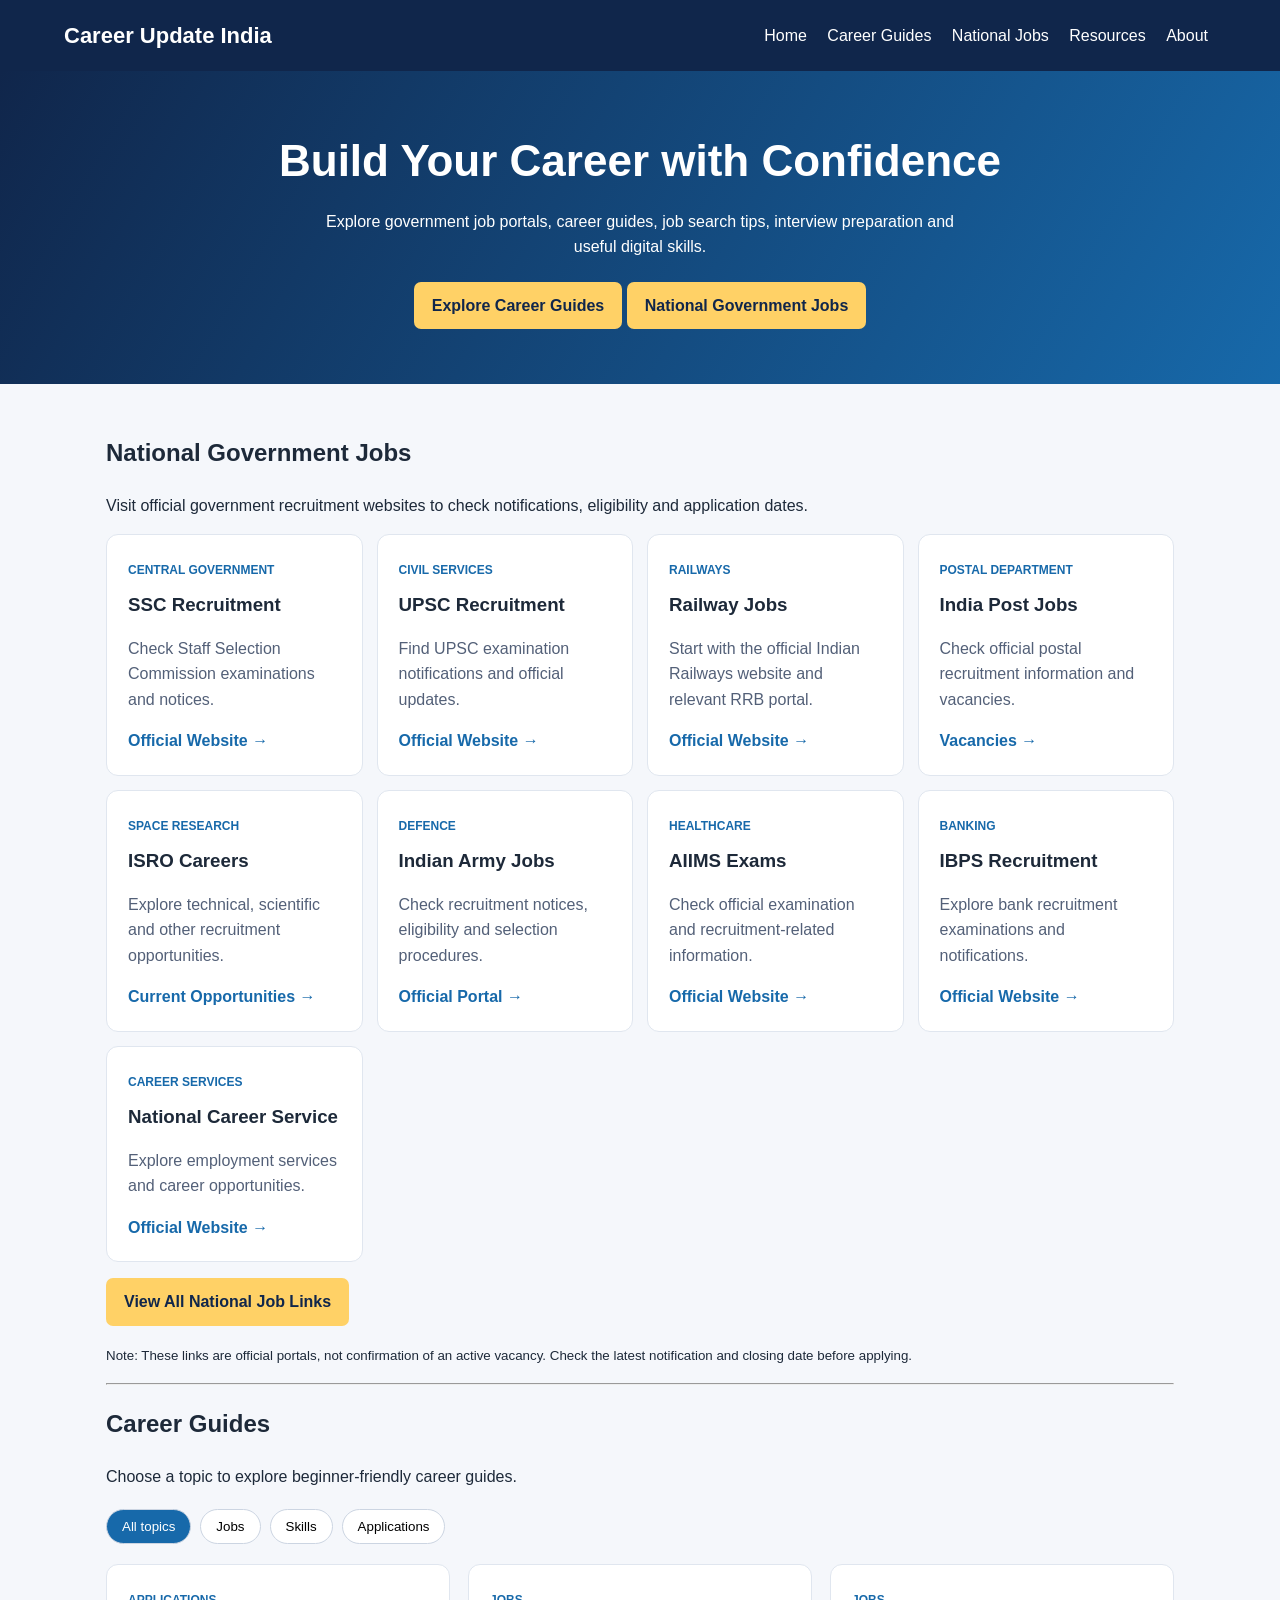
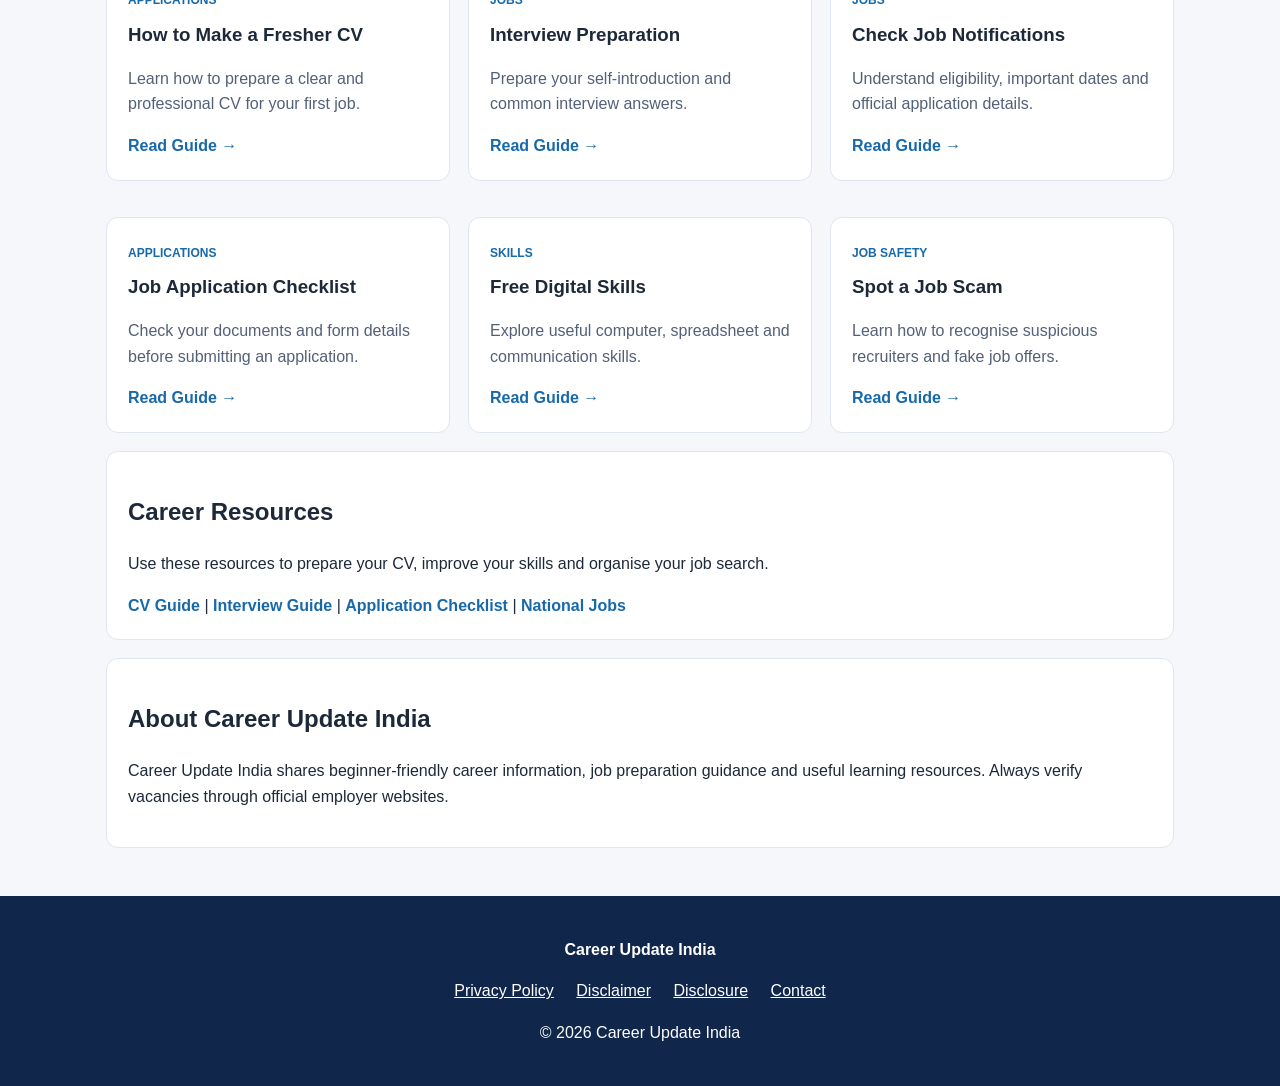
<file: index.html>
<!DOCTYPE html>
<html lang="en">
<head>
<meta charset="UTF-8">
<meta name="viewport" content="width=device-width, initial-scale=1">
<meta name="description" content="Career Update India - government jobs, career guides, interview preparation and skills.">
<title>Career Update India</title>
<style>
*{box-sizing:border-box}
body{margin:0;font-family:Arial,sans-serif;color:#1d2939;background:#f5f7fb;line-height:1.6}
header{background:#10264b;color:white;padding:18px 5%}
nav{display:flex;align-items:center;justify-content:space-between;flex-wrap:wrap;gap:12px}
.logo{font-size:22px;font-weight:bold}
nav a{color:white;text-decoration:none;margin:5px 8px}
nav a:hover{text-decoration:underline}
.hero{background:linear-gradient(120deg,#10264b,#1769aa);color:white;text-align:center;padding:55px 18px}
.hero h1{font-size:clamp(28px,5vw,44px);margin:0 0 12px}
.hero p{max-width:650px;margin:0 auto 22px}
.btn{display:inline-block;background:#ffd166;color:#10264b;padding:11px 18px;border-radius:7px;text-decoration:none;font-weight:bold}
main{max-width:1100px;margin:auto;padding:30px 16px}
.filters{display:flex;gap:9px;flex-wrap:wrap;margin:20px 0}
.filter{background:white;border:1px solid #ccd5e2;border-radius:22px;padding:9px 15px;cursor:pointer}
.filter.active,.filter:hover{background:#1769aa;color:white}
.grid{display:grid;grid-template-columns:repeat(auto-fit,minmax(min(100%,260px),1fr));gap:18px}
.card,.info{background:white;padding:21px;border-radius:12px;border:1px solid #e0e6ef;margin-bottom:18px}
.tag{font-size:12px;color:#1769aa;font-weight:bold;text-transform:uppercase}
.card h3{margin:8px 0}
.card p{color:#536078}
.card a,.info a{color:#1769aa;font-weight:bold;text-decoration:none}
.card a:hover,.info a:hover{text-decoration:underline}
.job-links{display:grid;grid-template-columns:repeat(auto-fit,minmax(min(100%,220px),1fr));gap:14px}
.job-links .card{margin-bottom:0}
footer{background:#10264b;color:white;text-align:center;padding:25px 15px}
footer a{color:white;margin:5px 9px}
[hidden]{display:none!important}
</style>
</head>
<body>

<header>
<nav>
<div class="logo">Career Update India</div>
<div>
<a href="#home">Home</a>
<a href="#articles">Career Guides</a>
<a href="national-jobs.html">National Jobs</a>
<a href="#resources">Resources</a>
<a href="#about">About</a>
</div>
</nav>
</header>

<section class="hero" id="home">
<h1>Build Your Career with Confidence</h1>
<p>Explore government job portals, career guides, job search tips, interview preparation and useful digital skills.</p>
<a class="btn" href="#articles">Explore Career Guides</a>
<a class="btn" href="national-jobs.html">National Government Jobs</a>
</section>

<main>
<section id="national">
<h2>National Government Jobs</h2>
<p>Visit official government recruitment websites to check notifications, eligibility and application dates.</p>
<div class="job-links">
<div class="card">
<span class="tag">Central Government</span>
<h3>SSC Recruitment</h3>
<p>Check Staff Selection Commission examinations and notices.</p>
<a href="https://ssc.gov.in/" target="_blank" rel="noopener">Official Website →</a>
</div>
<div class="card">
<span class="tag">Civil Services</span>
<h3>UPSC Recruitment</h3>
<p>Find UPSC examination notifications and official updates.</p>
<a href="https://upsc.gov.in/" target="_blank" rel="noopener">Official Website →</a>
</div>
<div class="card">
<span class="tag">Railways</span>
<h3>Railway Jobs</h3>
<p>Start with the official Indian Railways website and relevant RRB portal.</p>
<a href="https://indianrailways.gov.in/" target="_blank" rel="noopener">Official Website →</a>
</div>
<div class="card">
<span class="tag">Postal Department</span>
<h3>India Post Jobs</h3>
<p>Check official postal recruitment information and vacancies.</p>
<a href="https://www.indiapost.gov.in/vacancies" target="_blank" rel="noopener">Vacancies →</a>
</div>
<div class="card">
<span class="tag">Space Research</span>
<h3>ISRO Careers</h3>
<p>Explore technical, scientific and other recruitment opportunities.</p>
<a href="https://www.isro.gov.in/ViewAllOpportunities.html" target="_blank" rel="noopener">Current Opportunities →</a>
</div>
<div class="card">
<span class="tag">Defence</span>
<h3>Indian Army Jobs</h3>
<p>Check recruitment notices, eligibility and selection procedures.</p>
<a href="https://joinindianarmy.nic.in/" target="_blank" rel="noopener">Official Portal →</a>
</div>
<div class="card">
<span class="tag">Healthcare</span>
<h3>AIIMS Exams</h3>
<p>Check official examination and recruitment-related information.</p>
<a href="https://www.aiimsexams.ac.in/" target="_blank" rel="noopener">Official Website →</a>
</div>
<div class="card">
<span class="tag">Banking</span>
<h3>IBPS Recruitment</h3>
<p>Explore bank recruitment examinations and notifications.</p>
<a href="https://www.ibps.in/" target="_blank" rel="noopener">Official Website →</a>
</div>
<div class="card">
<span class="tag">Career Services</span>
<h3>National Career Service</h3>
<p>Explore employment services and career opportunities.</p>
<a href="https://www.ncs.gov.in/" target="_blank" rel="noopener">Official Website →</a>
</div>
</div>
<p><a class="btn" href="national-jobs.html">View All National Job Links</a></p>
<p><small>Note: These links are official portals, not confirmation of an active vacancy. Check the latest notification and closing date before applying.</small></p>
</section>

<hr>

<section id="articles">
<h2>Career Guides</h2>
<p>Choose a topic to explore beginner-friendly career guides.</p>
<div class="filters">
<button type="button" class="filter active" data-category="all">All topics</button>
<button type="button" class="filter" data-category="jobs">Jobs</button>
<button type="button" class="filter" data-category="skills">Skills</button>
<button type="button" class="filter" data-category="applications">Applications</button>
</div>

<div class="grid" id="article-grid">
<article class="card" data-category="applications">
<span class="tag">Applications</span>
<h3>How to Make a Fresher CV</h3>
<p>Learn how to prepare a clear and professional CV for your first job.</p>
<a href="articles/fresher-cv.html">Read Guide →</a>
</article>

<article class="card" data-category="jobs">
<span class="tag">Jobs</span>
<h3>Interview Preparation</h3>
<p>Prepare your self-introduction and common interview answers.</p>
<a href="articles/interview-preparation.html">Read Guide →</a>
</article>

<article class="card" data-category="jobs">
<span class="tag">Jobs</span>
<h3>Check Job Notifications</h3>
<p>Understand eligibility, important dates and official application details.</p>
<a href="articles/check-job-notification.html">Read Guide →</a>
</article>

<article class="card" data-category="applications">
<span class="tag">Applications</span>
<h3>Job Application Checklist</h3>
<p>Check your documents and form details before submitting an application.</p>
<a href="articles/application-checklist.html">Read Guide →</a>
</article>

<article class="card" data-category="skills">
<span class="tag">Skills</span>
<h3>Free Digital Skills</h3>
<p>Explore useful computer, spreadsheet and communication skills.</p>
<a href="articles/free-digital-skills.html">Read Guide →</a>
</article>

<article class="card" data-category="jobs">
<span class="tag">Job Safety</span>
<h3>Spot a Job Scam</h3>
<p>Learn how to recognise suspicious recruiters and fake job offers.</p>
<a href="articles/spot-job-scam.html">Read Guide →</a>
</article>
</div>
</section>

<section class="info" id="resources">
<h2>Career Resources</h2>
<p>Use these resources to prepare your CV, improve your skills and organise your job search.</p>
<a href="articles/fresher-cv.html">CV Guide</a> |
<a href="articles/interview-preparation.html">Interview Guide</a> |
<a href="articles/application-checklist.html">Application Checklist</a> |
<a href="national-jobs.html">National Jobs</a>
</section>

<section class="info" id="about">
<h2>About Career Update India</h2>
<p>Career Update India shares beginner-friendly career information, job preparation guidance and useful learning resources. Always verify vacancies through official employer websites.</p>
</section>
</main>

<footer>
<p><strong>Career Update India</strong></p>
<p>
<a href="privacy.html">Privacy Policy</a>
<a href="disclaimer.html">Disclaimer</a>
<a href="disclosure.html">Disclosure</a>
<a href="contact.html">Contact</a>
</p>
<p>© <span id="year">2026</span> Career Update India</p>
</footer>

<script>
const buttons=document.querySelectorAll(".filter");
const cards=document.querySelectorAll("#article-grid .card");

buttons.forEach(function(button){
  button.addEventListener("click",function(){
    buttons.forEach(function(b){b.classList.remove("active")});
    button.classList.add("active");
    const category=button.dataset.category;
    cards.forEach(function(card){
      card.hidden=category!=="all" && card.dataset.category!==category;
    });
  });
});
document.getElementById("year").textContent=new Date().getFullYear();
</script>

</body>
</html>
</file>
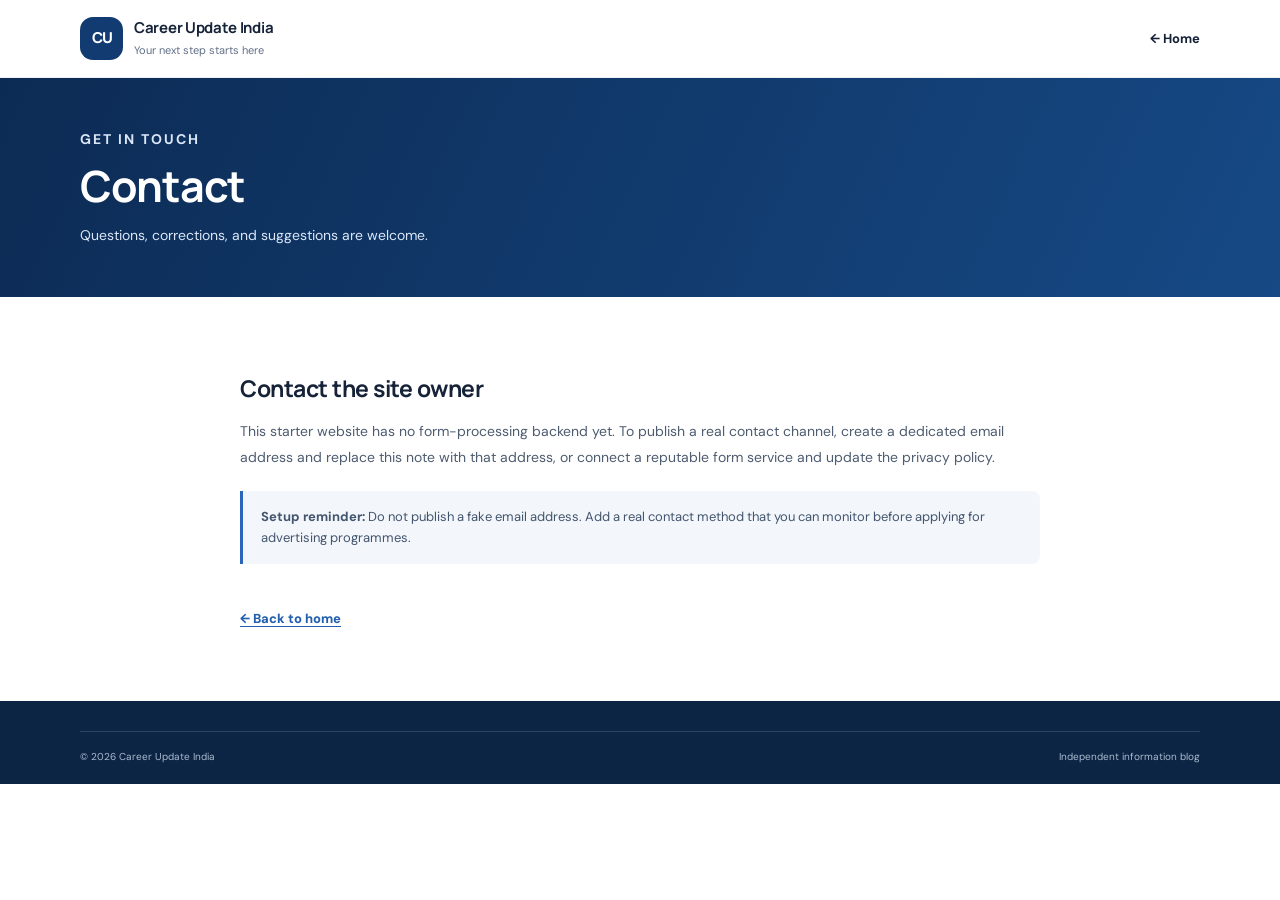
<file: contact.html>
<!doctype html><html lang="en"><head><meta charset="utf-8"><meta name="viewport" content="width=device-width, initial-scale=1"><title>Contact | Career Update India</title><link rel="stylesheet" href="styles.css"></head><body><header class="site-header"><div class="container header-inner"><a class="brand" href="index.html"><span class="brand-mark">CU</span><span><strong>Career Update India</strong><small>Your next step starts here</small></span></a><a class="text-link" href="index.html">← Home</a></div></header><main><section class="inner-hero"><div class="container"><p class="eyebrow">GET IN TOUCH</p><h1>Contact</h1><p>Questions, corrections, and suggestions are welcome.</p></div></section><article class="container prose-wrap"><h2>Contact the site owner</h2><p>This starter website has no form-processing backend yet. To publish a real contact channel, create a dedicated email address and replace this note with that address, or connect a reputable form service and update the privacy policy.</p><div class="callout"><strong>Setup reminder:</strong> Do not publish a fake email address. Add a real contact method that you can monitor before applying for advertising programmes.</div><a class="back-link" href="index.html">← Back to home</a></article></main><footer class="site-footer"><div class="container footer-bottom"><span>© <span id="year"></span> Career Update India</span><span>Independent information blog</span></div></footer><script>document.getElementById('year').textContent=new Date().getFullYear();</script></body></html>
</file>
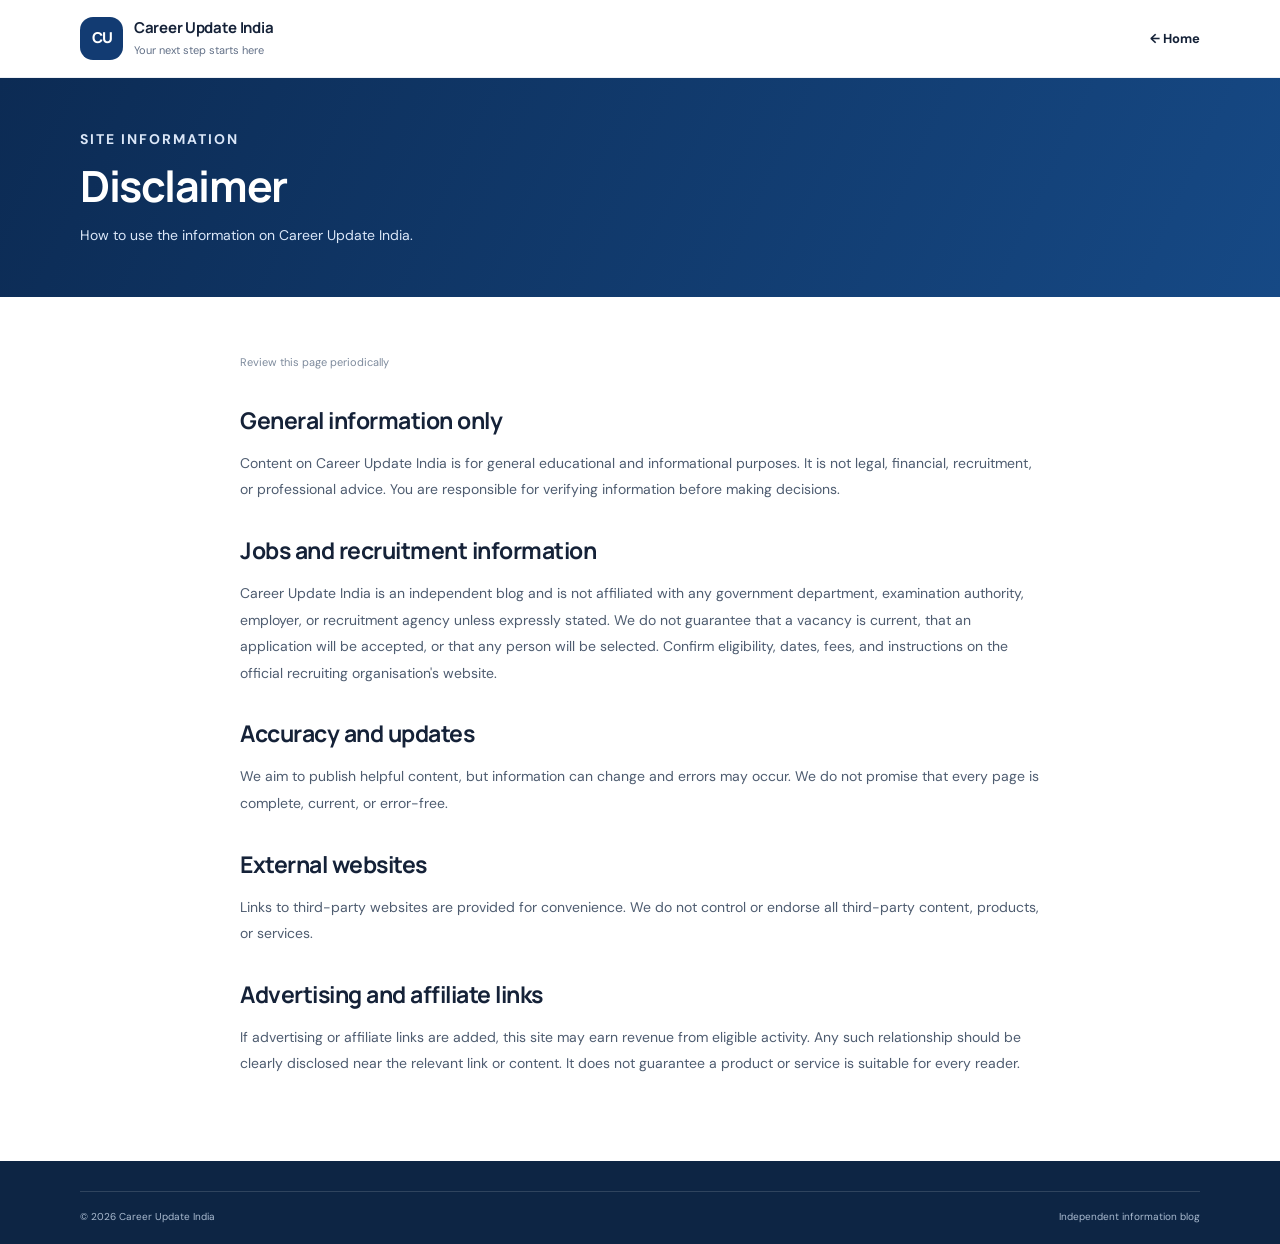
<file: disclaimer.html>
<!doctype html><html lang="en"><head><meta charset="utf-8"><meta name="viewport" content="width=device-width, initial-scale=1"><title>Disclaimer | Career Update India</title><link rel="stylesheet" href="styles.css"></head><body><header class="site-header"><div class="container header-inner"><a class="brand" href="index.html"><span class="brand-mark">CU</span><span><strong>Career Update India</strong><small>Your next step starts here</small></span></a><a class="text-link" href="index.html">← Home</a></div></header><main><section class="inner-hero"><div class="container"><p class="eyebrow">SITE INFORMATION</p><h1>Disclaimer</h1><p>How to use the information on Career Update India.</p></div></section><article class="container prose-wrap"><p class="updated">Review this page periodically</p><h2>General information only</h2><p>Content on Career Update India is for general educational and informational purposes. It is not legal, financial, recruitment, or professional advice. You are responsible for verifying information before making decisions.</p><h2>Jobs and recruitment information</h2><p>Career Update India is an independent blog and is not affiliated with any government department, examination authority, employer, or recruitment agency unless expressly stated. We do not guarantee that a vacancy is current, that an application will be accepted, or that any person will be selected. Confirm eligibility, dates, fees, and instructions on the official recruiting organisation's website.</p><h2>Accuracy and updates</h2><p>We aim to publish helpful content, but information can change and errors may occur. We do not promise that every page is complete, current, or error-free.</p><h2>External websites</h2><p>Links to third-party websites are provided for convenience. We do not control or endorse all third-party content, products, or services.</p><h2>Advertising and affiliate links</h2><p>If advertising or affiliate links are added, this site may earn revenue from eligible activity. Any such relationship should be clearly disclosed near the relevant link or content. It does not guarantee a product or service is suitable for every reader.</p></article></main><footer class="site-footer"><div class="container footer-bottom"><span>© <span id="year"></span> Career Update India</span><span>Independent information blog</span></div></footer><script>document.getElementById('year').textContent=new Date().getFullYear();</script></body></html>
</file>
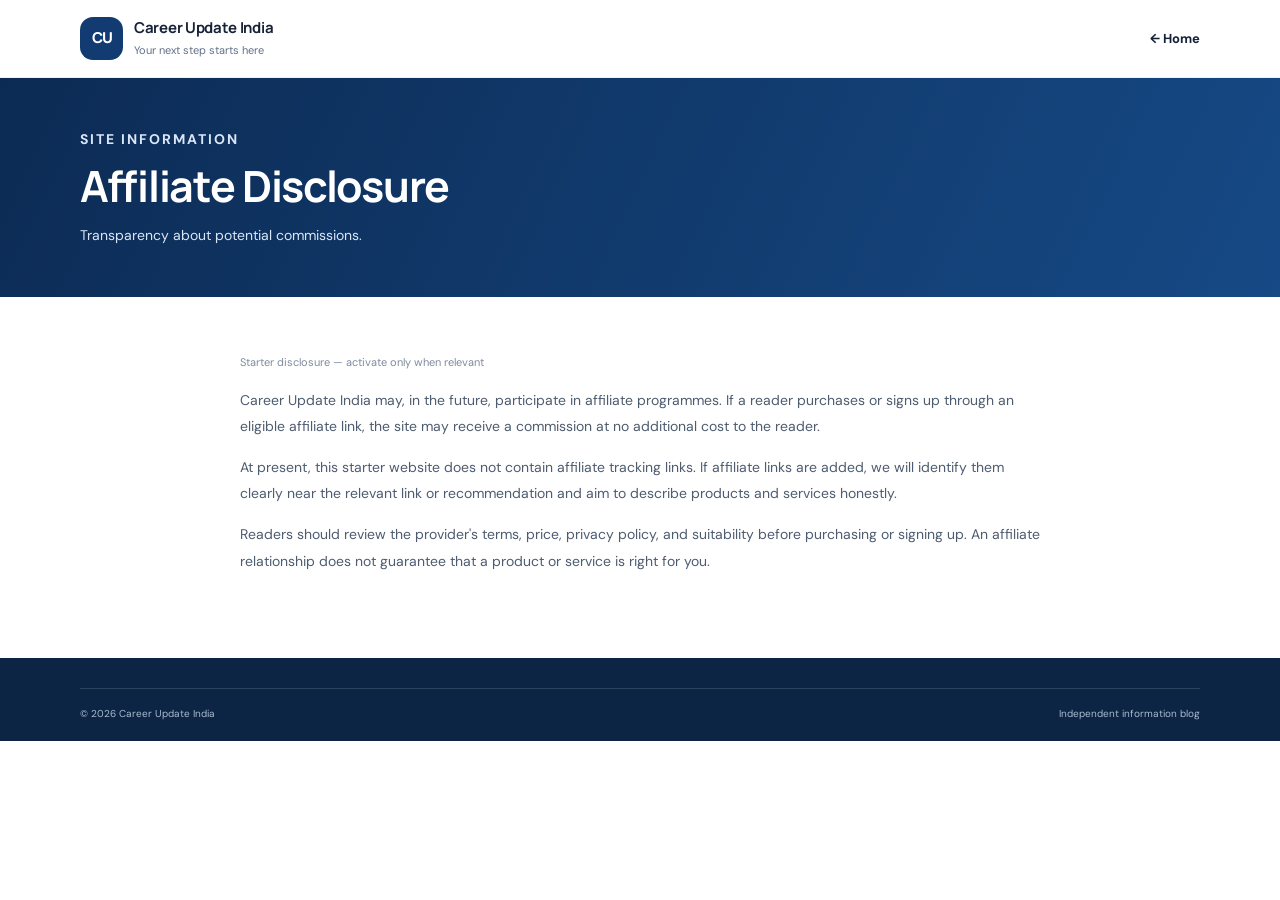
<file: disclosure.html>
<!doctype html><html lang="en"><head><meta charset="utf-8"><meta name="viewport" content="width=device-width, initial-scale=1"><title>Affiliate Disclosure | Career Update India</title><link rel="stylesheet" href="styles.css"></head><body><header class="site-header"><div class="container header-inner"><a class="brand" href="index.html"><span class="brand-mark">CU</span><span><strong>Career Update India</strong><small>Your next step starts here</small></span></a><a class="text-link" href="index.html">← Home</a></div></header><main><section class="inner-hero"><div class="container"><p class="eyebrow">SITE INFORMATION</p><h1>Affiliate Disclosure</h1><p>Transparency about potential commissions.</p></div></section><article class="container prose-wrap"><p class="updated">Starter disclosure — activate only when relevant</p><p>Career Update India may, in the future, participate in affiliate programmes. If a reader purchases or signs up through an eligible affiliate link, the site may receive a commission at no additional cost to the reader.</p><p>At present, this starter website does not contain affiliate tracking links. If affiliate links are added, we will identify them clearly near the relevant link or recommendation and aim to describe products and services honestly.</p><p>Readers should review the provider's terms, price, privacy policy, and suitability before purchasing or signing up. An affiliate relationship does not guarantee that a product or service is right for you.</p></article></main><footer class="site-footer"><div class="container footer-bottom"><span>© <span id="year"></span> Career Update India</span><span>Independent information blog</span></div></footer><script>document.getElementById('year').textContent=new Date().getFullYear();</script></body></html>
</file>
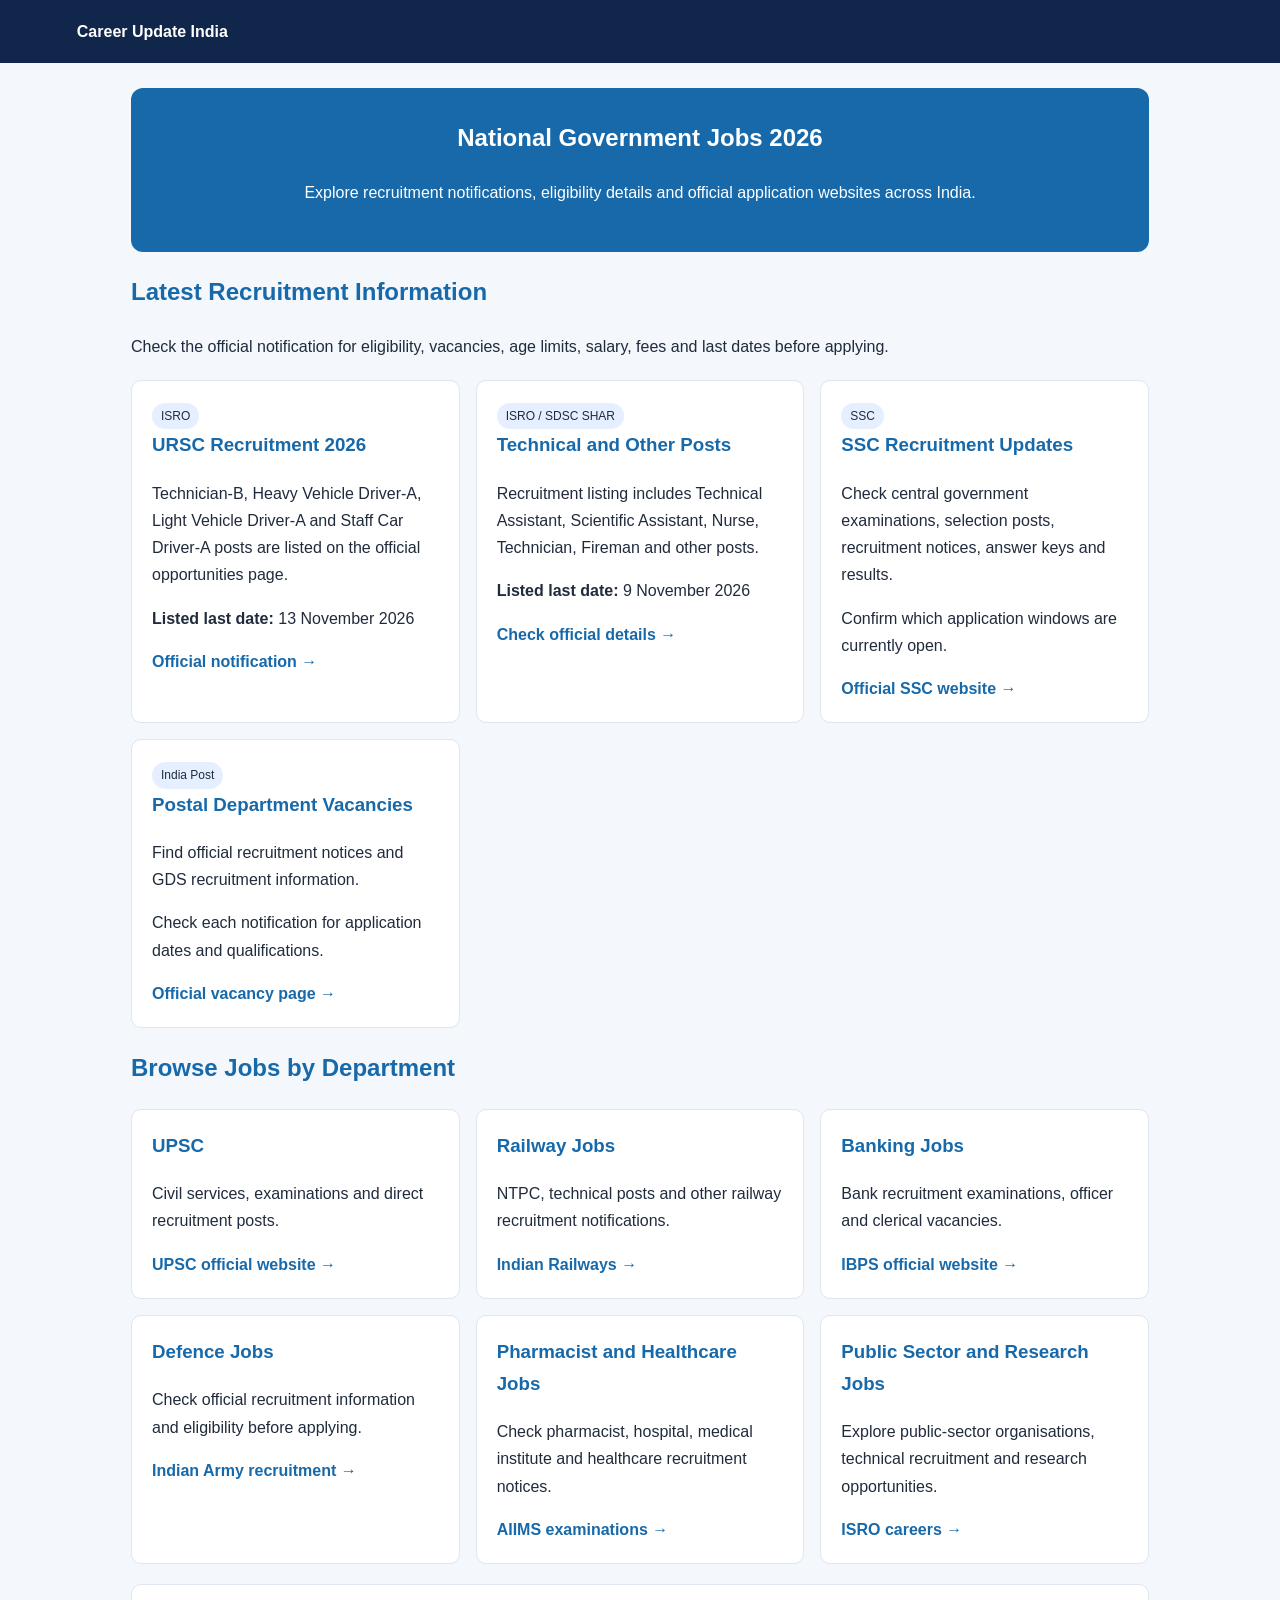
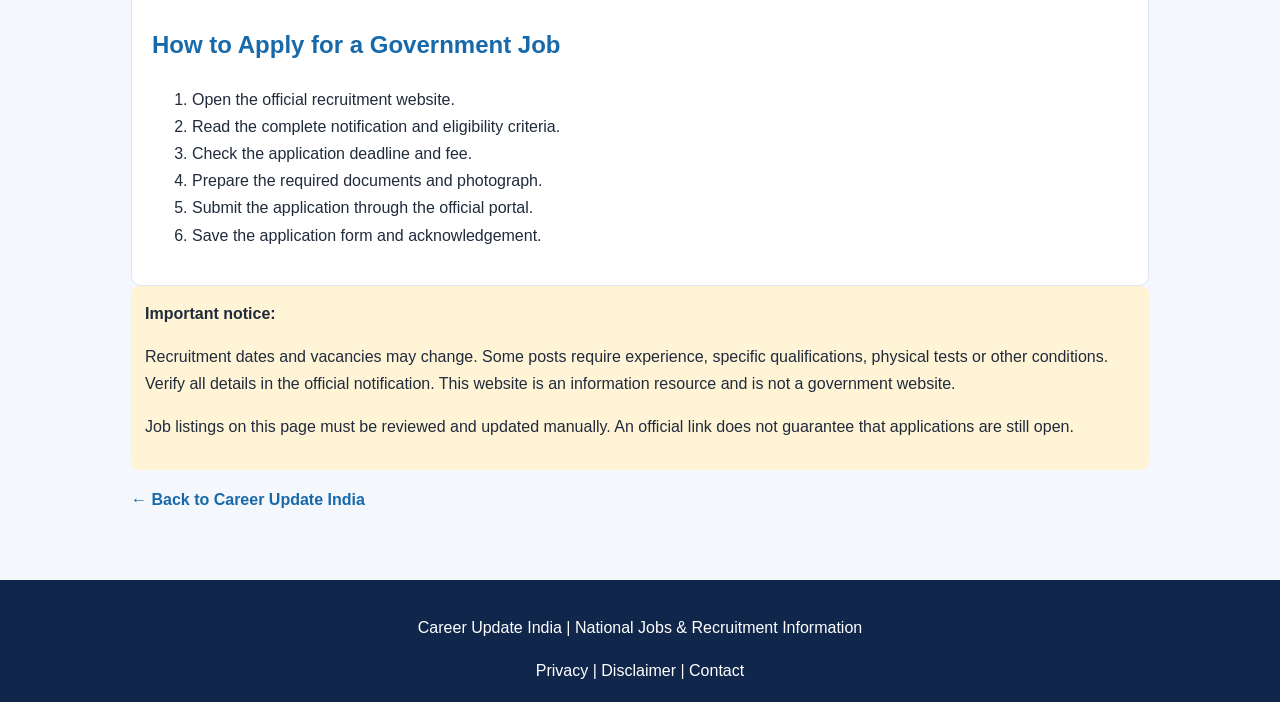
<file: national-jobs.html>
<!DOCTYPE html>
<html lang="en">
<head>
<meta charset="UTF-8">
<meta name="viewport" content="width=device-width, initial-scale=1">
<meta name="description" content="National government job updates, recruitment notifications and official application links in India.">
<title>National Jobs 2026 | Career Update India</title>
<style>
*{box-sizing:border-box}
body{margin:0;font-family:Arial,sans-serif;background:#f4f7fb;color:#202b3c;line-height:1.7}
header,footer{background:#10264b;color:white;padding:18px 6%}
header a,footer a{color:white;text-decoration:none}
main{max-width:1050px;margin:auto;padding:25px 16px}
.hero{background:#1769aa;color:white;padding:30px 20px;border-radius:12px;text-align:center}
.hero h1{margin-top:0}
.grid{display:grid;grid-template-columns:repeat(auto-fit,minmax(min(100%,260px),1fr));gap:16px;margin:20px 0}
.card{background:white;padding:20px;border-radius:10px;border:1px solid #dfe6ef}
h2,h3{color:#1769aa}
.card h3{margin-top:0}
a.link{color:#1769aa;font-weight:bold;text-decoration:none}
a.link:hover{text-decoration:underline}
.tag{display:inline-block;background:#e5efff;padding:3px 9px;border-radius:14px;font-size:12px}
.note{background:#fff4d6;padding:14px;border-radius:8px}
footer{text-align:center;margin-top:25px}
</style>
</head>
<body>
<header>
<a href="index.html"><strong>Career Update India</strong></a>
</header>

<main>
<section class="hero">
<h1>National Government Jobs 2026</h1>
<p>Explore recruitment notifications, eligibility details and official application websites across India.</p>
</section>

<h2>Latest Recruitment Information</h2>
<p>Check the official notification for eligibility, vacancies, age limits, salary, fees and last dates before applying.</p>

<div class="grid">
<article class="card">
<span class="tag">ISRO</span>
<h3>URSC Recruitment 2026</h3>
<p>Technician-B, Heavy Vehicle Driver-A, Light Vehicle Driver-A and Staff Car Driver-A posts are listed on the official opportunities page.</p>
<p><strong>Listed last date:</strong> 13 November 2026</p>
<a class="link" href="https://www.isro.gov.in/ViewAllOpportunities.html" target="_blank" rel="noopener noreferrer">Official notification →</a>
</article>

<article class="card">
<span class="tag">ISRO / SDSC SHAR</span>
<h3>Technical and Other Posts</h3>
<p>Recruitment listing includes Technical Assistant, Scientific Assistant, Nurse, Technician, Fireman and other posts.</p>
<p><strong>Listed last date:</strong> 9 November 2026</p>
<a class="link" href="https://www.isro.gov.in/Careers.html" target="_blank" rel="noopener noreferrer">Check official details →</a>
</article>

<article class="card">
<span class="tag">SSC</span>
<h3>SSC Recruitment Updates</h3>
<p>Check central government examinations, selection posts, recruitment notices, answer keys and results.</p>
<p>Confirm which application windows are currently open.</p>
<a class="link" href="https://ssc.gov.in/" target="_blank" rel="noopener noreferrer">Official SSC website →</a>
</article>

<article class="card">
<span class="tag">India Post</span>
<h3>Postal Department Vacancies</h3>
<p>Find official recruitment notices and GDS recruitment information.</p>
<p>Check each notification for application dates and qualifications.</p>
<a class="link" href="https://www.indiapost.gov.in/vacancies" target="_blank" rel="noopener noreferrer">Official vacancy page →</a>
</article>
</div>

<h2>Browse Jobs by Department</h2>
<div class="grid">
<article class="card">
<h3>UPSC</h3>
<p>Civil services, examinations and direct recruitment posts.</p>
<a class="link" href="https://upsc.gov.in/" target="_blank" rel="noopener noreferrer">UPSC official website →</a>
</article>

<article class="card">
<h3>Railway Jobs</h3>
<p>NTPC, technical posts and other railway recruitment notifications.</p>
<a class="link" href="https://indianrailways.gov.in/" target="_blank" rel="noopener noreferrer">Indian Railways →</a>
</article>

<article class="card">
<h3>Banking Jobs</h3>
<p>Bank recruitment examinations, officer and clerical vacancies.</p>
<a class="link" href="https://www.ibps.in/" target="_blank" rel="noopener noreferrer">IBPS official website →</a>
</article>

<article class="card">
<h3>Defence Jobs</h3>
<p>Check official recruitment information and eligibility before applying.</p>
<a class="link" href="https://joinindianarmy.nic.in/" target="_blank" rel="noopener noreferrer">Indian Army recruitment →</a>
</article>

<article class="card">
<h3>Pharmacist and Healthcare Jobs</h3>
<p>Check pharmacist, hospital, medical institute and healthcare recruitment notices.</p>
<a class="link" href="https://www.aiimsexams.ac.in/" target="_blank" rel="noopener noreferrer">AIIMS examinations →</a>
</article>

<article class="card">
<h3>Public Sector and Research Jobs</h3>
<p>Explore public-sector organisations, technical recruitment and research opportunities.</p>
<a class="link" href="https://www.isro.gov.in/Careers.html" target="_blank" rel="noopener noreferrer">ISRO careers →</a>
</article>
</div>

<section class="card">
<h2>How to Apply for a Government Job</h2>
<ol>
<li>Open the official recruitment website.</li>
<li>Read the complete notification and eligibility criteria.</li>
<li>Check the application deadline and fee.</li>
<li>Prepare the required documents and photograph.</li>
<li>Submit the application through the official portal.</li>
<li>Save the application form and acknowledgement.</li>
</ol>
</section>

<section class="note">
<strong>Important notice:</strong>
<p>Recruitment dates and vacancies may change. Some posts require experience, specific qualifications, physical tests or other conditions. Verify all details in the official notification. This website is an information resource and is not a government website.</p>
<p>Job listings on this page must be reviewed and updated manually. An official link does not guarantee that applications are still open.</p>
</section>

<p><a class="link" href="index.html">← Back to Career Update India</a></p>
</main>

<footer>
<p>Career Update India | National Jobs & Recruitment Information</p>
<a href="privacy.html">Privacy</a> |
<a href="disclaimer.html">Disclaimer</a> |
<a href="contact.html">Contact</a>
</footer>
</body>
</html>
</file>
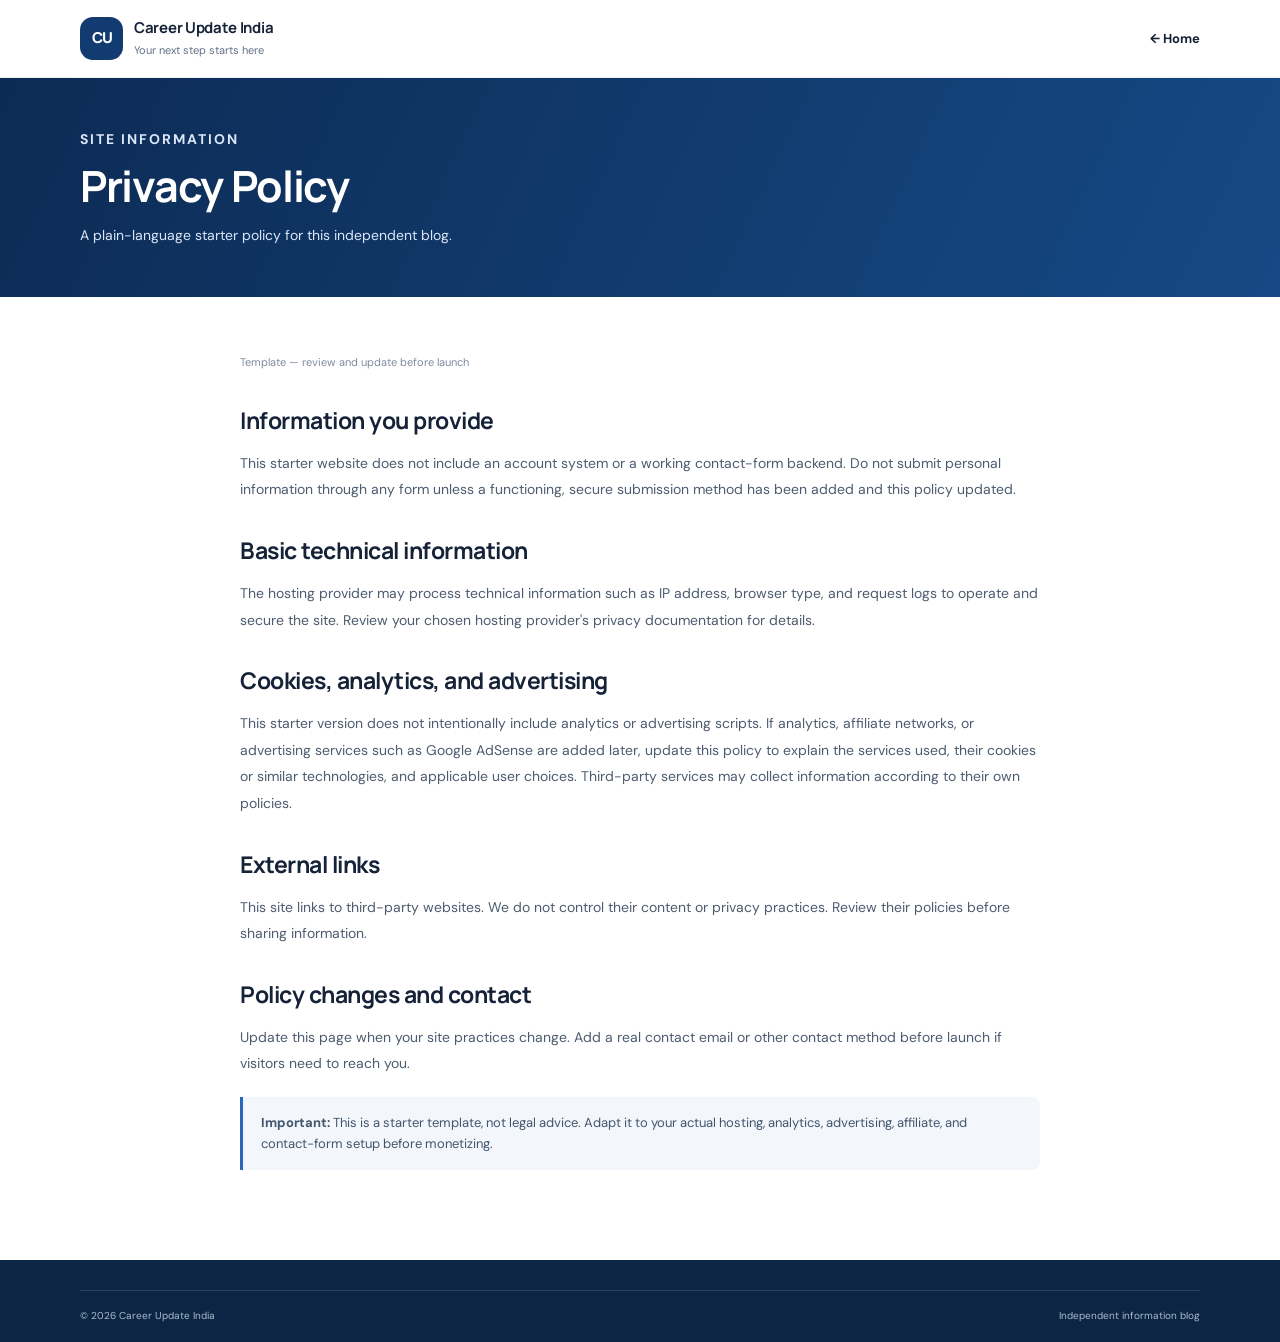
<file: privacy.html>
<!doctype html><html lang="en"><head><meta charset="utf-8"><meta name="viewport" content="width=device-width, initial-scale=1"><title>Privacy Policy | Career Update India</title><link rel="stylesheet" href="styles.css"></head><body><header class="site-header"><div class="container header-inner"><a class="brand" href="index.html"><span class="brand-mark">CU</span><span><strong>Career Update India</strong><small>Your next step starts here</small></span></a><a class="text-link" href="index.html">← Home</a></div></header><main><section class="inner-hero"><div class="container"><p class="eyebrow">SITE INFORMATION</p><h1>Privacy Policy</h1><p>A plain-language starter policy for this independent blog.</p></div></section><article class="container prose-wrap"><p class="updated">Template — review and update before launch</p><h2>Information you provide</h2><p>This starter website does not include an account system or a working contact-form backend. Do not submit personal information through any form unless a functioning, secure submission method has been added and this policy updated.</p><h2>Basic technical information</h2><p>The hosting provider may process technical information such as IP address, browser type, and request logs to operate and secure the site. Review your chosen hosting provider's privacy documentation for details.</p><h2>Cookies, analytics, and advertising</h2><p>This starter version does not intentionally include analytics or advertising scripts. If analytics, affiliate networks, or advertising services such as Google AdSense are added later, update this policy to explain the services used, their cookies or similar technologies, and applicable user choices. Third-party services may collect information according to their own policies.</p><h2>External links</h2><p>This site links to third-party websites. We do not control their content or privacy practices. Review their policies before sharing information.</p><h2>Policy changes and contact</h2><p>Update this page when your site practices change. Add a real contact email or other contact method before launch if visitors need to reach you.</p><div class="callout"><strong>Important:</strong> This is a starter template, not legal advice. Adapt it to your actual hosting, analytics, advertising, affiliate, and contact-form setup before monetizing.</div></article></main><footer class="site-footer"><div class="container footer-bottom"><span>© <span id="year"></span> Career Update India</span><span>Independent information blog</span></div></footer><script>document.getElementById('year').textContent=new Date().getFullYear();</script></body></html>
</file>
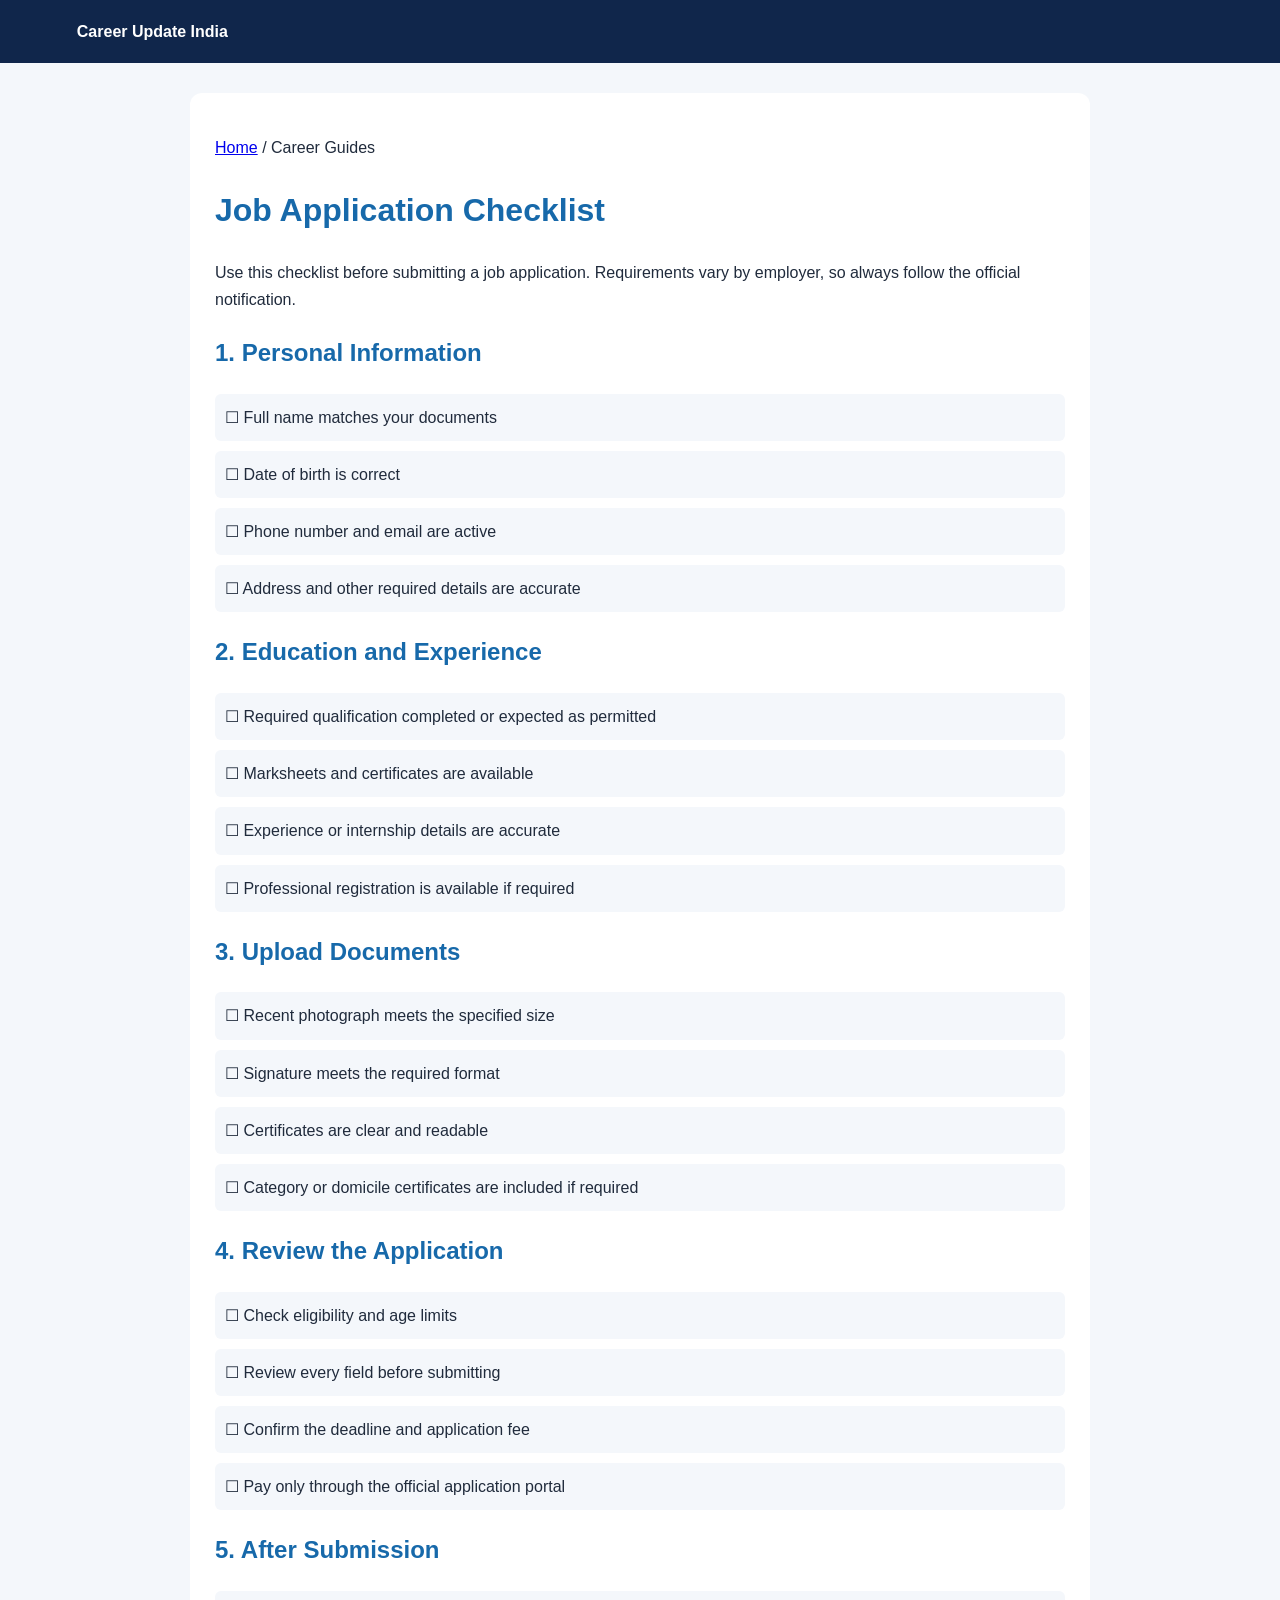
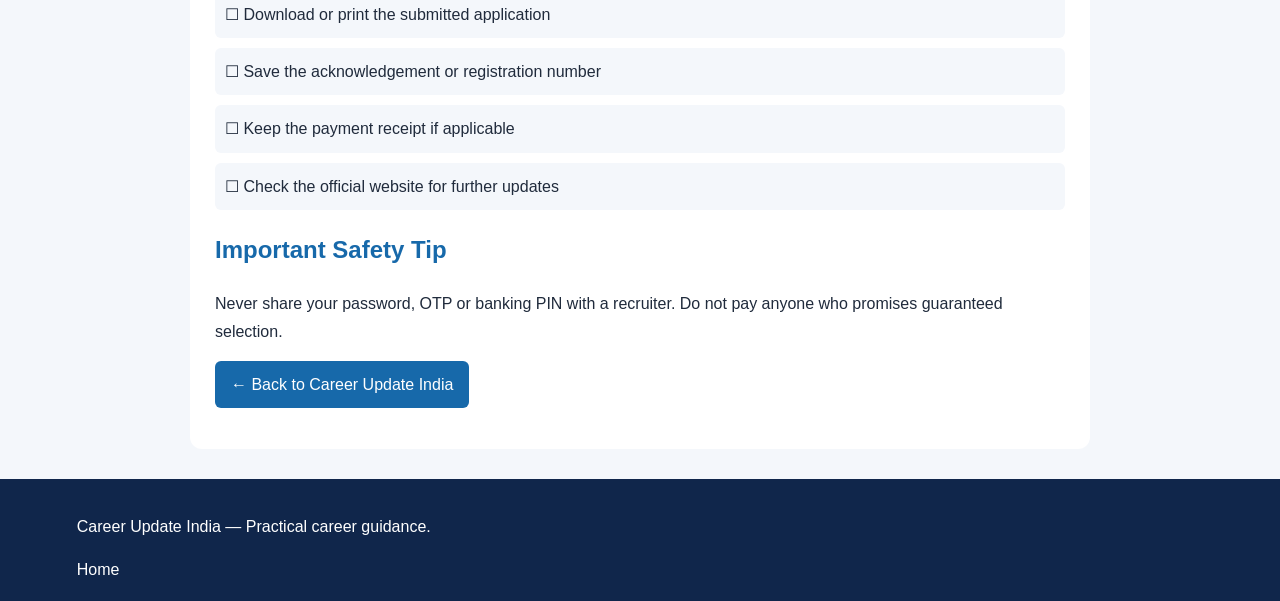
<file: articles/application-checklist.html>
<!DOCTYPE html>
<html lang="en">
<head>
<meta charset="UTF-8">
<meta name="viewport" content="width=device-width, initial-scale=1">
<meta name="description" content="Job application checklist for freshers in India.">
<title>Job Application Checklist | Career Update India</title>
<style>
body{font-family:Arial,sans-serif;line-height:1.7;margin:0;background:#f4f7fb;color:#202b3c}
header,footer{background:#10264b;color:white;padding:18px 6%}
header a,footer a{color:white;text-decoration:none}
main{max-width:850px;margin:30px auto;padding:25px;background:white;border-radius:12px}
h1,h2{color:#1769aa}
li{margin:10px 0}
.btn{display:inline-block;background:#1769aa;color:white;padding:10px 16px;border-radius:6px;text-decoration:none}
.checklist{padding:0;list-style:none}
.checklist li{background:#f4f7fb;padding:10px;border-radius:6px}
</style>
</head>
<body>
<header><a href="../index.html"><strong>Career Update India</strong></a></header>
<main>
<p><a href="../index.html">Home</a> / Career Guides</p>
<h1>Job Application Checklist</h1>
<p>Use this checklist before submitting a job application. Requirements vary by employer, so always follow the official notification.</p>

<h2>1. Personal Information</h2>
<ul class="checklist">
<li>☐ Full name matches your documents</li>
<li>☐ Date of birth is correct</li>
<li>☐ Phone number and email are active</li>
<li>☐ Address and other required details are accurate</li>
</ul>

<h2>2. Education and Experience</h2>
<ul class="checklist">
<li>☐ Required qualification completed or expected as permitted</li>
<li>☐ Marksheets and certificates are available</li>
<li>☐ Experience or internship details are accurate</li>
<li>☐ Professional registration is available if required</li>
</ul>

<h2>3. Upload Documents</h2>
<ul class="checklist">
<li>☐ Recent photograph meets the specified size</li>
<li>☐ Signature meets the required format</li>
<li>☐ Certificates are clear and readable</li>
<li>☐ Category or domicile certificates are included if required</li>
</ul>

<h2>4. Review the Application</h2>
<ul class="checklist">
<li>☐ Check eligibility and age limits</li>
<li>☐ Review every field before submitting</li>
<li>☐ Confirm the deadline and application fee</li>
<li>☐ Pay only through the official application portal</li>
</ul>

<h2>5. After Submission</h2>
<ul class="checklist">
<li>☐ Download or print the submitted application</li>
<li>☐ Save the acknowledgement or registration number</li>
<li>☐ Keep the payment receipt if applicable</li>
<li>☐ Check the official website for further updates</li>
</ul>

<h2>Important Safety Tip</h2>
<p>Never share your password, OTP or banking PIN with a recruiter. Do not pay anyone who promises guaranteed selection.</p>

<p><a class="btn" href="../index.html">← Back to Career Update India</a></p>
</main>
<footer><p>Career Update India — Practical career guidance.</p><a href="../index.html">Home</a></footer>
</body>
</html>
</file>
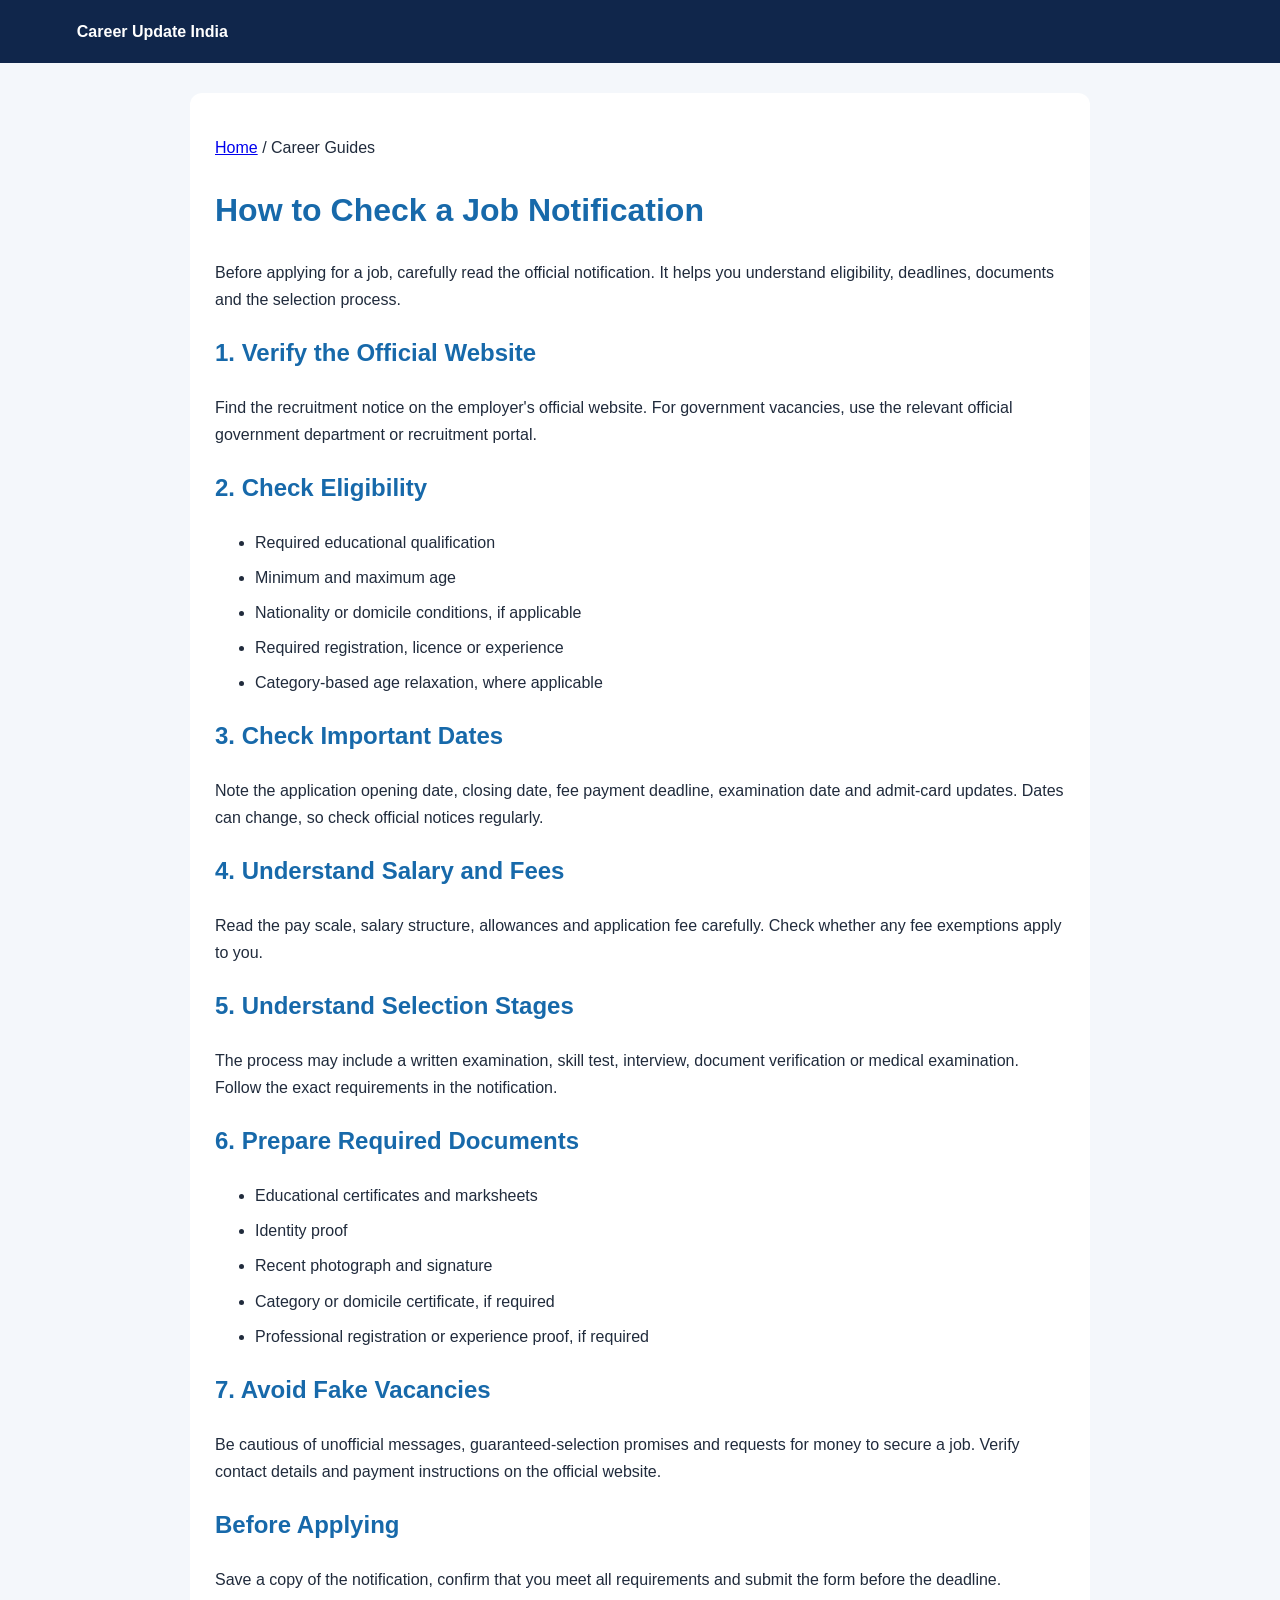
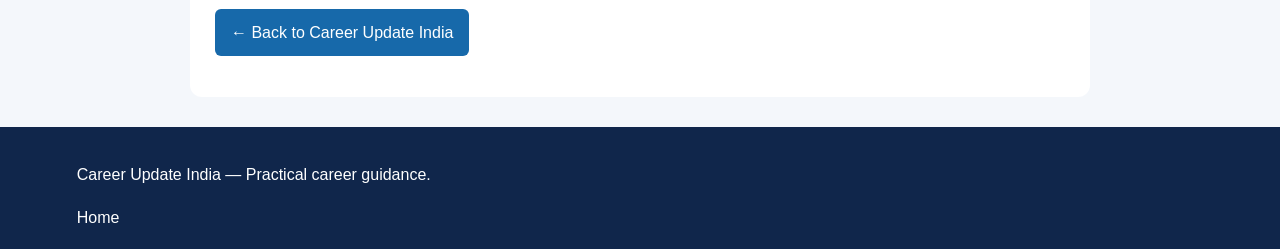
<file: articles/check-job-notification.html>
<!DOCTYPE html>
<html lang="en">
<head>
<meta charset="UTF-8">
<meta name="viewport" content="width=device-width, initial-scale=1">
<meta name="description" content="Learn how to verify job notifications, eligibility and application deadlines in India.">
<title>How to Check Job Notifications | Career Update India</title>
<style>
body{font-family:Arial,sans-serif;line-height:1.7;margin:0;background:#f4f7fb;color:#202b3c}
header,footer{background:#10264b;color:white;padding:18px 6%}
header a,footer a{color:white;text-decoration:none}
main{max-width:850px;margin:30px auto;padding:25px;background:white;border-radius:12px}
h1,h2{color:#1769aa}
li{margin:8px 0}
.btn{display:inline-block;background:#1769aa;color:white;padding:10px 16px;border-radius:6px;text-decoration:none}
</style>
</head>
<body>
<header><a href="../index.html"><strong>Career Update India</strong></a></header>
<main>
<p><a href="../index.html">Home</a> / Career Guides</p>
<h1>How to Check a Job Notification</h1>
<p>Before applying for a job, carefully read the official notification. It helps you understand eligibility, deadlines, documents and the selection process.</p>

<h2>1. Verify the Official Website</h2>
<p>Find the recruitment notice on the employer's official website. For government vacancies, use the relevant official government department or recruitment portal.</p>

<h2>2. Check Eligibility</h2>
<ul>
<li>Required educational qualification</li>
<li>Minimum and maximum age</li>
<li>Nationality or domicile conditions, if applicable</li>
<li>Required registration, licence or experience</li>
<li>Category-based age relaxation, where applicable</li>
</ul>

<h2>3. Check Important Dates</h2>
<p>Note the application opening date, closing date, fee payment deadline, examination date and admit-card updates. Dates can change, so check official notices regularly.</p>

<h2>4. Understand Salary and Fees</h2>
<p>Read the pay scale, salary structure, allowances and application fee carefully. Check whether any fee exemptions apply to you.</p>

<h2>5. Understand Selection Stages</h2>
<p>The process may include a written examination, skill test, interview, document verification or medical examination. Follow the exact requirements in the notification.</p>

<h2>6. Prepare Required Documents</h2>
<ul>
<li>Educational certificates and marksheets</li>
<li>Identity proof</li>
<li>Recent photograph and signature</li>
<li>Category or domicile certificate, if required</li>
<li>Professional registration or experience proof, if required</li>
</ul>

<h2>7. Avoid Fake Vacancies</h2>
<p>Be cautious of unofficial messages, guaranteed-selection promises and requests for money to secure a job. Verify contact details and payment instructions on the official website.</p>

<h2>Before Applying</h2>
<p>Save a copy of the notification, confirm that you meet all requirements and submit the form before the deadline.</p>

<p><a class="btn" href="../index.html">← Back to Career Update India</a></p>
</main>
<footer><p>Career Update India — Practical career guidance.</p><a href="../index.html">Home</a></footer>
</body>
</html>
</file>
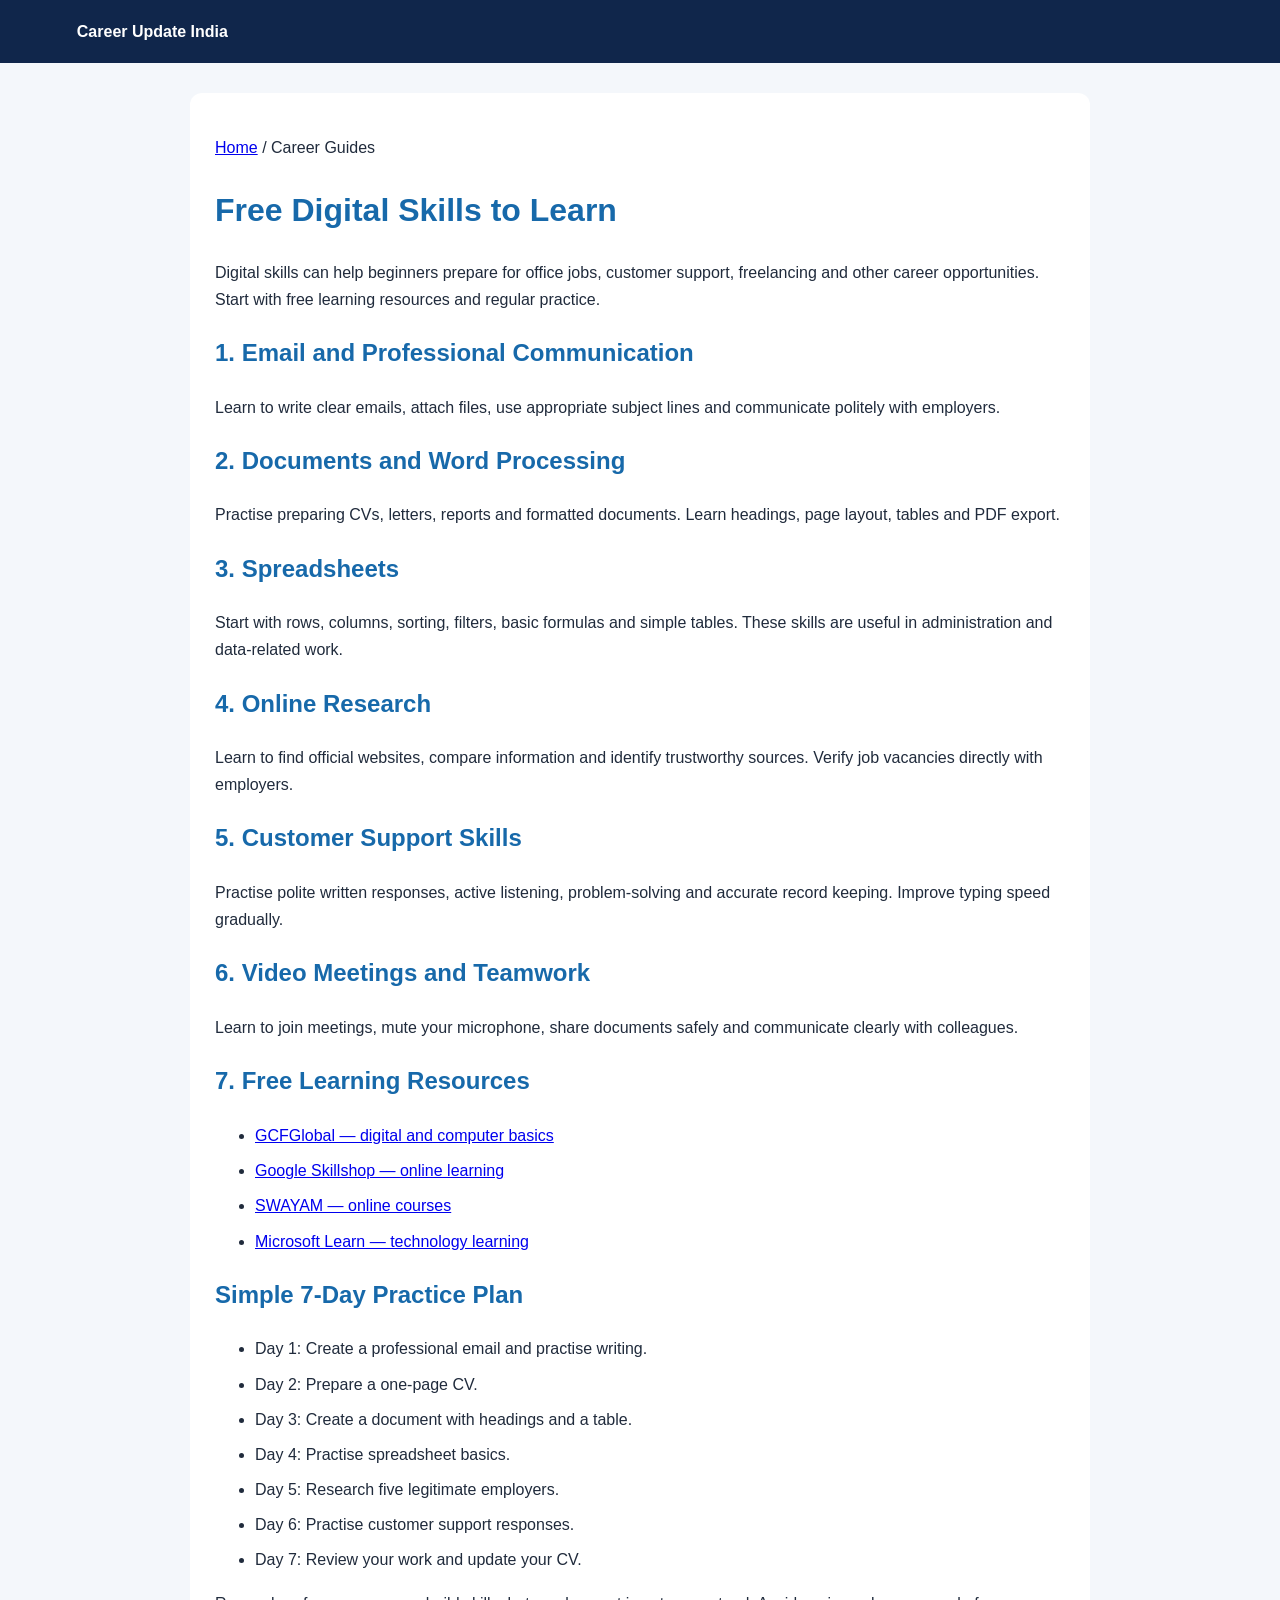
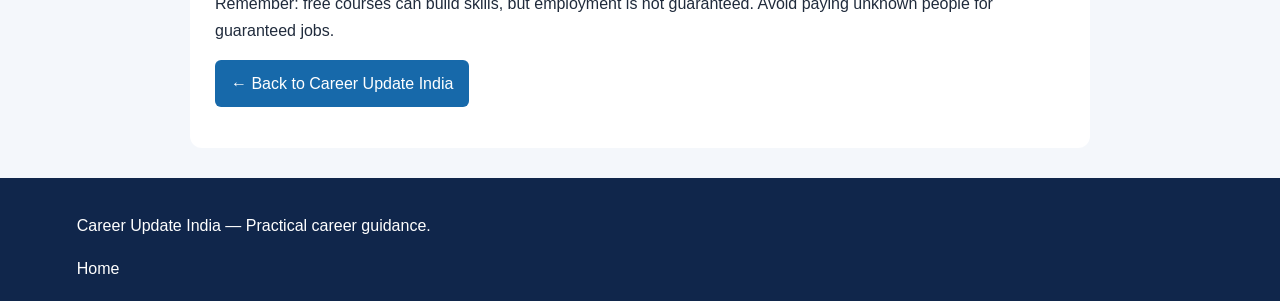
<file: articles/free-digital-skills.html>
<!DOCTYPE html>
<html lang="en">
<head>
<meta charset="UTF-8">
<meta name="viewport" content="width=device-width, initial-scale=1">
<meta name="description" content="Free digital skills for beginners to improve employability and career opportunities.">
<title>Free Digital Skills | Career Update India</title>
<style>
body{font-family:Arial,sans-serif;line-height:1.7;margin:0;background:#f4f7fb;color:#202b3c}
header,footer{background:#10264b;color:white;padding:18px 6%}
header a,footer a{color:white;text-decoration:none}
main{max-width:850px;margin:30px auto;padding:25px;background:white;border-radius:12px}
h1,h2{color:#1769aa}
li{margin:8px 0}
.btn{display:inline-block;background:#1769aa;color:white;padding:10px 16px;border-radius:6px;text-decoration:none}
</style>
</head>
<body>
<header><a href="../index.html"><strong>Career Update India</strong></a></header>
<main>
<p><a href="../index.html">Home</a> / Career Guides</p>
<h1>Free Digital Skills to Learn</h1>
<p>Digital skills can help beginners prepare for office jobs, customer support, freelancing and other career opportunities. Start with free learning resources and regular practice.</p>

<h2>1. Email and Professional Communication</h2>
<p>Learn to write clear emails, attach files, use appropriate subject lines and communicate politely with employers.</p>

<h2>2. Documents and Word Processing</h2>
<p>Practise preparing CVs, letters, reports and formatted documents. Learn headings, page layout, tables and PDF export.</p>

<h2>3. Spreadsheets</h2>
<p>Start with rows, columns, sorting, filters, basic formulas and simple tables. These skills are useful in administration and data-related work.</p>

<h2>4. Online Research</h2>
<p>Learn to find official websites, compare information and identify trustworthy sources. Verify job vacancies directly with employers.</p>

<h2>5. Customer Support Skills</h2>
<p>Practise polite written responses, active listening, problem-solving and accurate record keeping. Improve typing speed gradually.</p>

<h2>6. Video Meetings and Teamwork</h2>
<p>Learn to join meetings, mute your microphone, share documents safely and communicate clearly with colleagues.</p>

<h2>7. Free Learning Resources</h2>
<ul>
<li><a href="https://www.gcfglobal.org/" target="_blank" rel="noopener noreferrer">GCFGlobal — digital and computer basics</a></li>
<li><a href="https://skillshop.withgoogle.com/" target="_blank" rel="noopener noreferrer">Google Skillshop — online learning</a></li>
<li><a href="https://swayam.gov.in/" target="_blank" rel="noopener noreferrer">SWAYAM — online courses</a></li>
<li><a href="https://www.microsoft.com/en-us/learn" target="_blank" rel="noopener noreferrer">Microsoft Learn — technology learning</a></li>
</ul>

<h2>Simple 7-Day Practice Plan</h2>
<ul>
<li>Day 1: Create a professional email and practise writing.</li>
<li>Day 2: Prepare a one-page CV.</li>
<li>Day 3: Create a document with headings and a table.</li>
<li>Day 4: Practise spreadsheet basics.</li>
<li>Day 5: Research five legitimate employers.</li>
<li>Day 6: Practise customer support responses.</li>
<li>Day 7: Review your work and update your CV.</li>
</ul>

<p>Remember: free courses can build skills, but employment is not guaranteed. Avoid paying unknown people for guaranteed jobs.</p>
<p><a class="btn" href="../index.html">← Back to Career Update India</a></p>
</main>
<footer><p>Career Update India — Practical career guidance.</p><a href="../index.html">Home</a></footer>
</body>
</html>
</file>
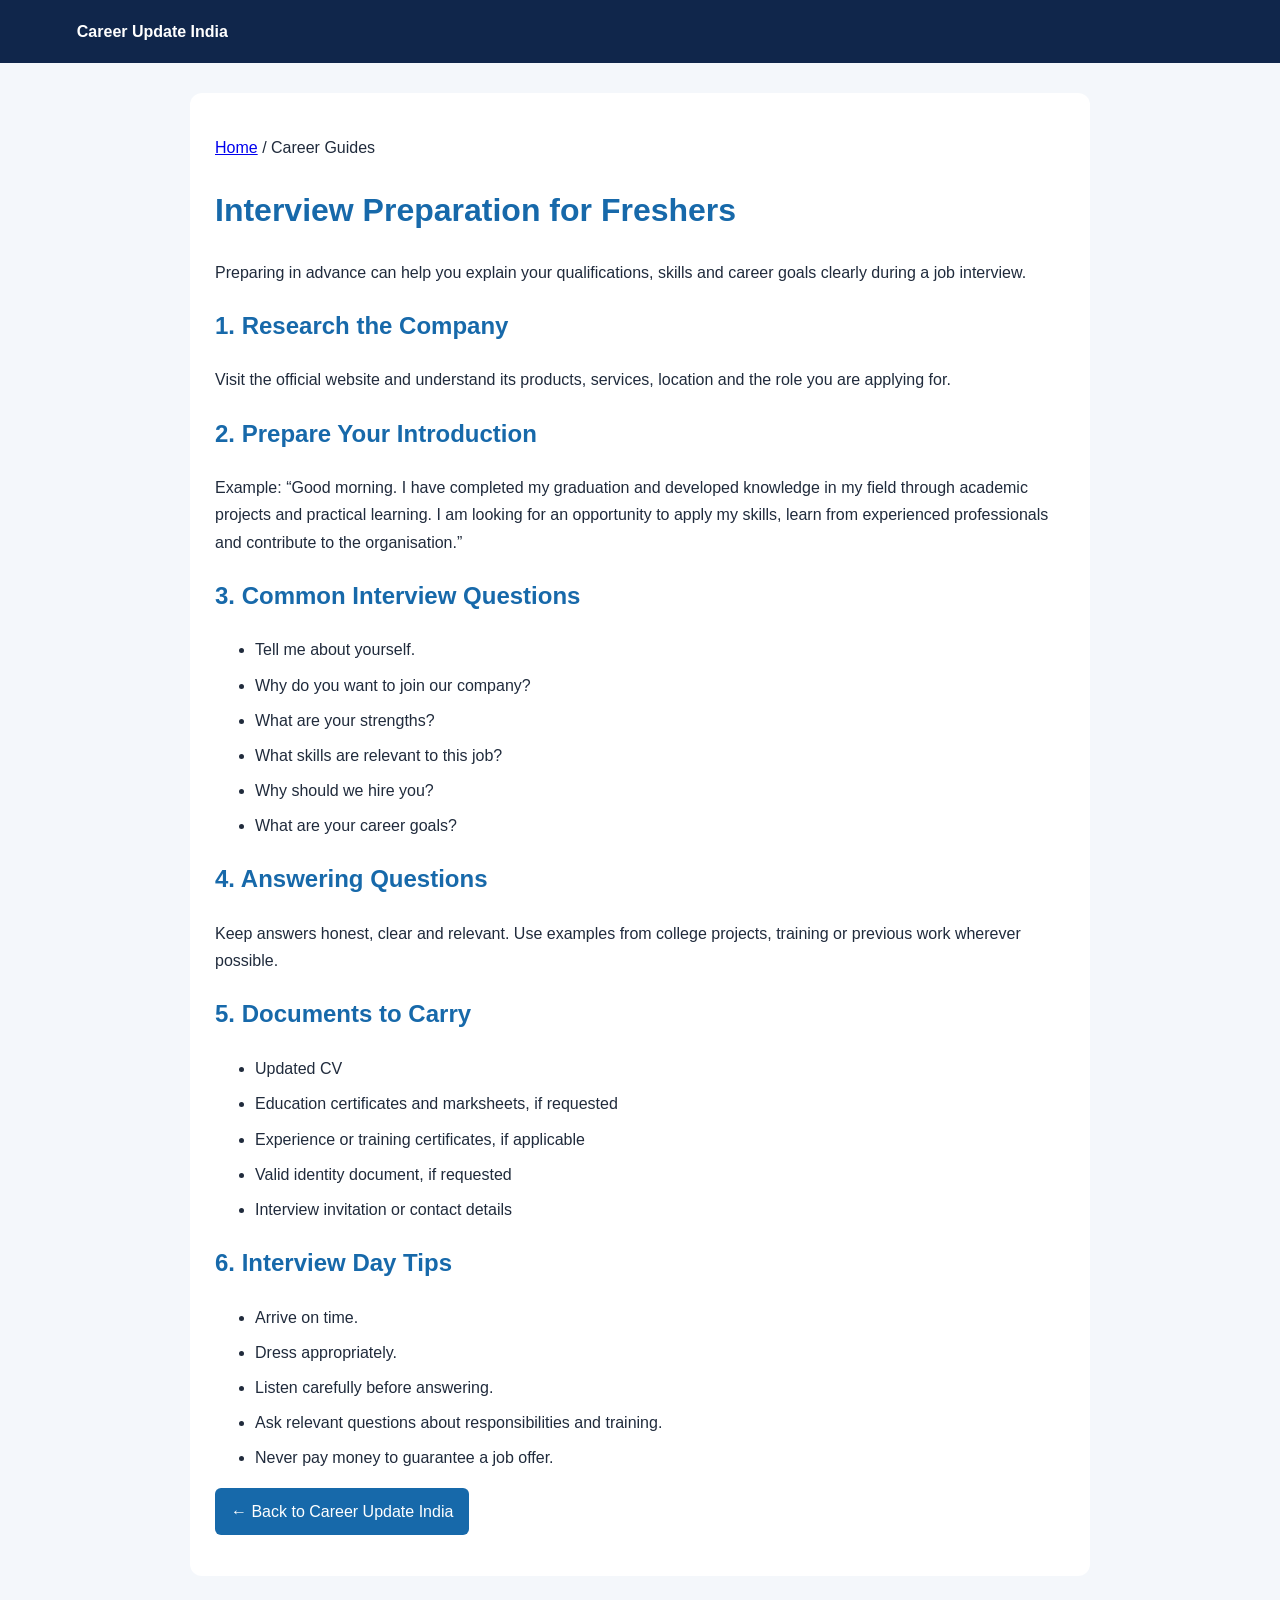
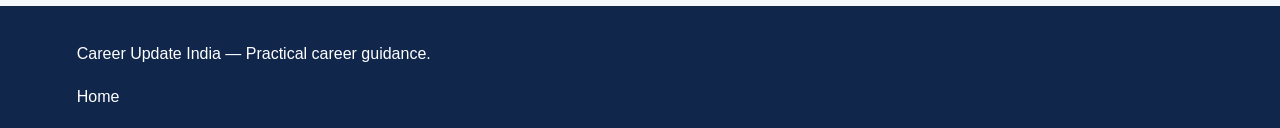
<file: articles/interview-preparation.html>
<!DOCTYPE html>
<html lang="en">
<head>
<meta charset="UTF-8">
<meta name="viewport" content="width=device-width, initial-scale=1">
<meta name="description" content="Interview preparation guide for freshers in India.">
<title>Interview Preparation | Career Update India</title>
<style>
body{font-family:Arial,sans-serif;line-height:1.7;margin:0;background:#f4f7fb;color:#202b3c}
header,footer{background:#10264b;color:white;padding:18px 6%}
header a,footer a{color:white;text-decoration:none}
main{max-width:850px;margin:30px auto;padding:25px;background:white;border-radius:12px}
h1,h2{color:#1769aa}
li{margin:8px 0}
.btn{display:inline-block;background:#1769aa;color:white;padding:10px 16px;border-radius:6px;text-decoration:none}
</style>
</head>
<body>
<header><a href="../index.html"><strong>Career Update India</strong></a></header>
<main>
<p><a href="../index.html">Home</a> / Career Guides</p>
<h1>Interview Preparation for Freshers</h1>
<p>Preparing in advance can help you explain your qualifications, skills and career goals clearly during a job interview.</p>

<h2>1. Research the Company</h2>
<p>Visit the official website and understand its products, services, location and the role you are applying for.</p>

<h2>2. Prepare Your Introduction</h2>
<p>Example: “Good morning. I have completed my graduation and developed knowledge in my field through academic projects and practical learning. I am looking for an opportunity to apply my skills, learn from experienced professionals and contribute to the organisation.”</p>

<h2>3. Common Interview Questions</h2>
<ul>
<li>Tell me about yourself.</li>
<li>Why do you want to join our company?</li>
<li>What are your strengths?</li>
<li>What skills are relevant to this job?</li>
<li>Why should we hire you?</li>
<li>What are your career goals?</li>
</ul>

<h2>4. Answering Questions</h2>
<p>Keep answers honest, clear and relevant. Use examples from college projects, training or previous work wherever possible.</p>

<h2>5. Documents to Carry</h2>
<ul>
<li>Updated CV</li>
<li>Education certificates and marksheets, if requested</li>
<li>Experience or training certificates, if applicable</li>
<li>Valid identity document, if requested</li>
<li>Interview invitation or contact details</li>
</ul>

<h2>6. Interview Day Tips</h2>
<ul>
<li>Arrive on time.</li>
<li>Dress appropriately.</li>
<li>Listen carefully before answering.</li>
<li>Ask relevant questions about responsibilities and training.</li>
<li>Never pay money to guarantee a job offer.</li>
</ul>

<p><a class="btn" href="../index.html">← Back to Career Update India</a></p>
</main>
<footer><p>Career Update India — Practical career guidance.</p><a href="../index.html">Home</a></footer>
</body>
</html>
</file>
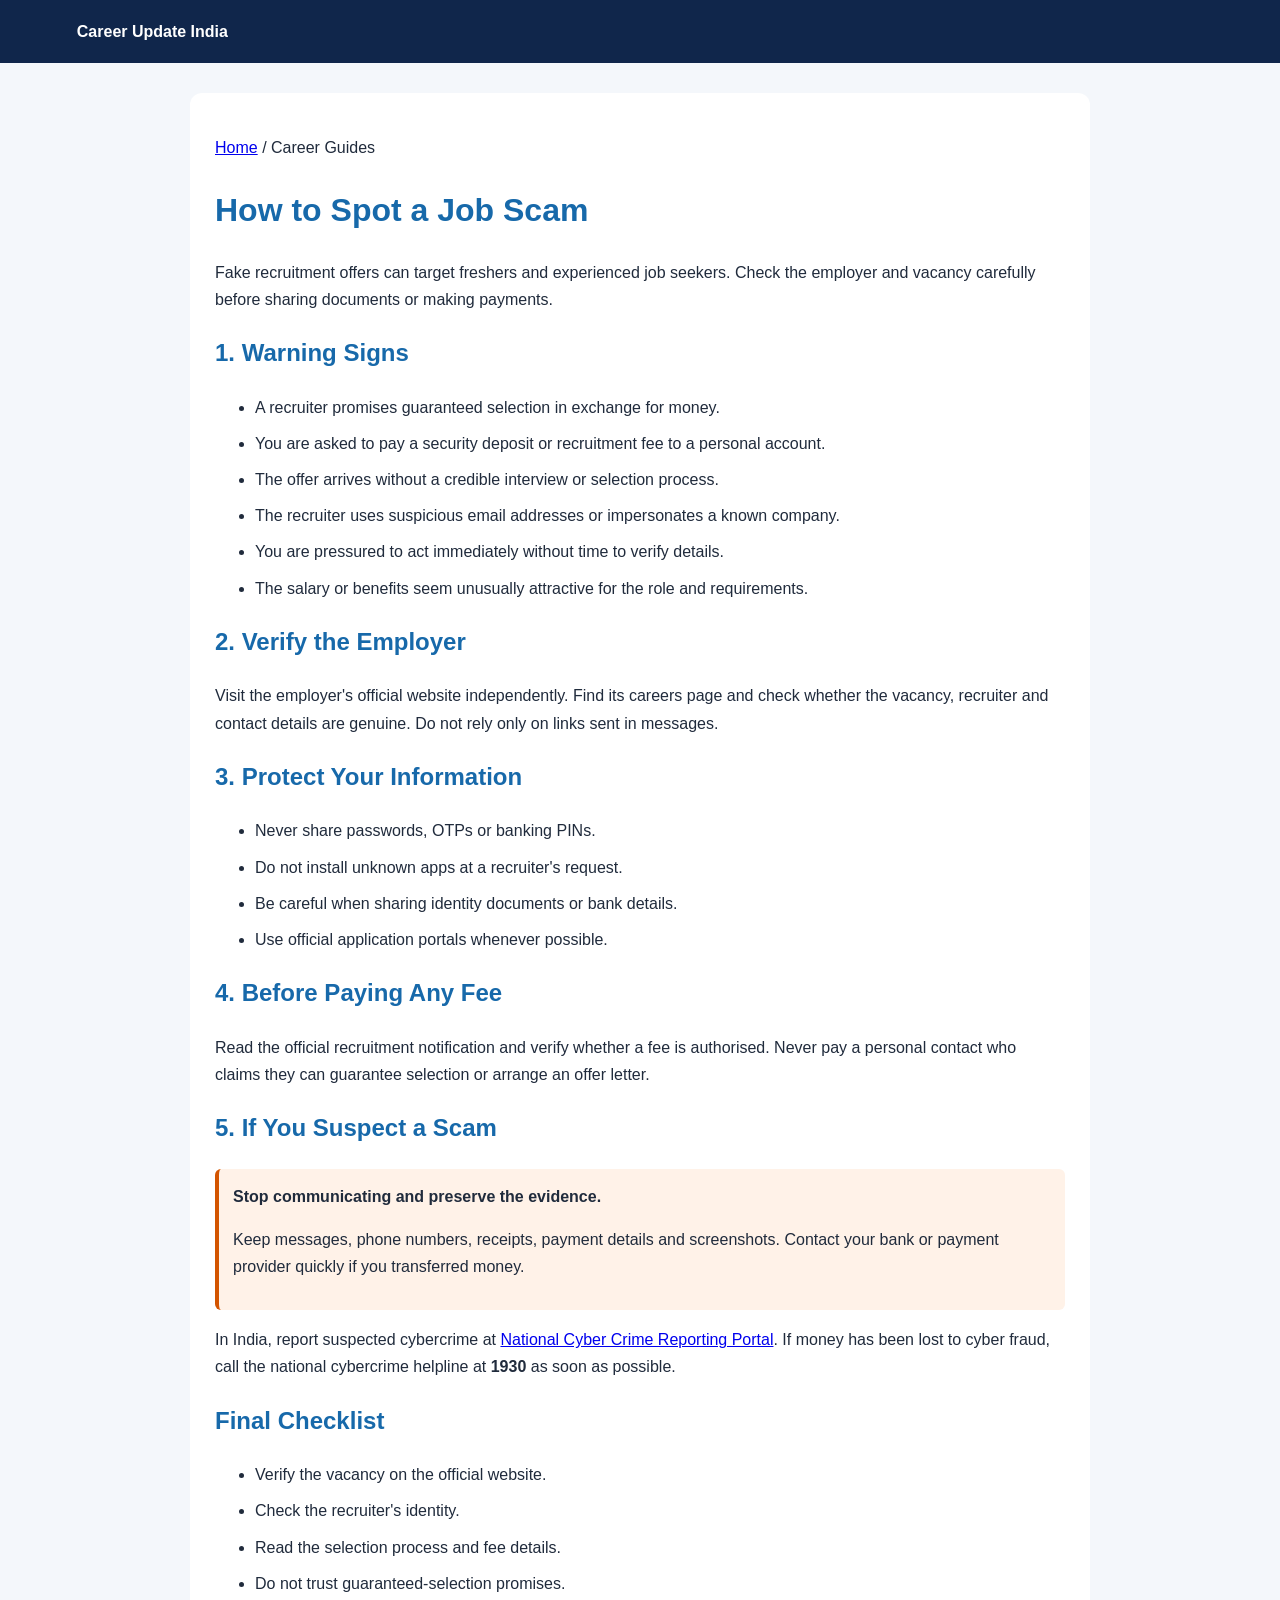
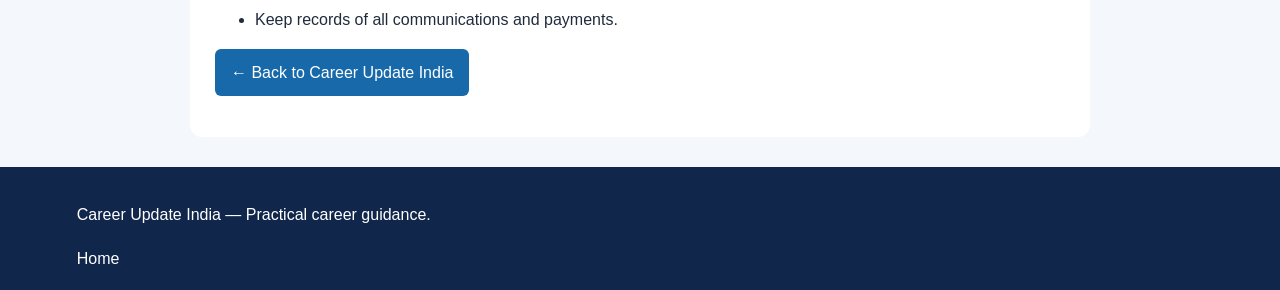
<file: articles/spot-job-scam.html>
<!DOCTYPE html>
<html lang="en">
<head>
<meta charset="UTF-8">
<meta name="viewport" content="width=device-width, initial-scale=1">
<meta name="description" content="Learn how to identify fake job offers and recruitment scams in India.">
<title>How to Spot a Job Scam | Career Update India</title>
<style>
body{font-family:Arial,sans-serif;line-height:1.7;margin:0;background:#f4f7fb;color:#202b3c}
header,footer{background:#10264b;color:white;padding:18px 6%}
header a,footer a{color:white;text-decoration:none}
main{max-width:850px;margin:30px auto;padding:25px;background:white;border-radius:12px}
h1,h2{color:#1769aa}
li{margin:9px 0}
.warning{background:#fff2e8;border-left:4px solid #d35400;padding:14px;border-radius:6px}
.btn{display:inline-block;background:#1769aa;color:white;padding:10px 16px;border-radius:6px;text-decoration:none}
</style>
</head>
<body>
<header><a href="../index.html"><strong>Career Update India</strong></a></header>
<main>
<p><a href="../index.html">Home</a> / Career Guides</p>
<h1>How to Spot a Job Scam</h1>
<p>Fake recruitment offers can target freshers and experienced job seekers. Check the employer and vacancy carefully before sharing documents or making payments.</p>

<h2>1. Warning Signs</h2>
<ul>
<li>A recruiter promises guaranteed selection in exchange for money.</li>
<li>You are asked to pay a security deposit or recruitment fee to a personal account.</li>
<li>The offer arrives without a credible interview or selection process.</li>
<li>The recruiter uses suspicious email addresses or impersonates a known company.</li>
<li>You are pressured to act immediately without time to verify details.</li>
<li>The salary or benefits seem unusually attractive for the role and requirements.</li>
</ul>

<h2>2. Verify the Employer</h2>
<p>Visit the employer's official website independently. Find its careers page and check whether the vacancy, recruiter and contact details are genuine. Do not rely only on links sent in messages.</p>

<h2>3. Protect Your Information</h2>
<ul>
<li>Never share passwords, OTPs or banking PINs.</li>
<li>Do not install unknown apps at a recruiter's request.</li>
<li>Be careful when sharing identity documents or bank details.</li>
<li>Use official application portals whenever possible.</li>
</ul>

<h2>4. Before Paying Any Fee</h2>
<p>Read the official recruitment notification and verify whether a fee is authorised. Never pay a personal contact who claims they can guarantee selection or arrange an offer letter.</p>

<h2>5. If You Suspect a Scam</h2>
<div class="warning">
<strong>Stop communicating and preserve the evidence.</strong>
<p>Keep messages, phone numbers, receipts, payment details and screenshots. Contact your bank or payment provider quickly if you transferred money.</p>
</div>

<p>In India, report suspected cybercrime at <a href="https://cybercrime.gov.in/" target="_blank" rel="noopener noreferrer">National Cyber Crime Reporting Portal</a>. If money has been lost to cyber fraud, call the national cybercrime helpline at <strong>1930</strong> as soon as possible.</p>

<h2>Final Checklist</h2>
<ul>
<li>Verify the vacancy on the official website.</li>
<li>Check the recruiter's identity.</li>
<li>Read the selection process and fee details.</li>
<li>Do not trust guaranteed-selection promises.</li>
<li>Keep records of all communications and payments.</li>
</ul>

<p><a class="btn" href="../index.html">← Back to Career Update India</a></p>
</main>
<footer><p>Career Update India — Practical career guidance.</p><a href="../index.html">Home</a></footer>
</body>
</html>
</file>
<file: styles.css>
@import url('https://fonts.googleapis.com/css2?family=DM+Sans:wght@400;500;600;700&family=Manrope:wght@400;500;600;700;800&display=swap');
:root{--navy:#123b72;--navy2:#0c2c56;--blue:#2c66bc;--ink:#152238;--muted:#627087;--line:#e3e9f1;--pale:#f5f8fc;--white:#fff;--gold:#f4bd57;--green:#27816d;--radius:18px;--shadow:0 14px 40px rgba(20,48,86,.08)}
*{box-sizing:border-box}html{scroll-behavior:smooth;scroll-padding-top:85px}body{margin:0;color:var(--ink);font-family:'DM Sans',Arial,sans-serif;line-height:1.65;background:#fff}a{color:inherit;text-decoration:none}button,input{font:inherit}.container{width:min(1120px,calc(100% - 40px));margin:0 auto}.skip-link{position:absolute;left:-999px;top:8px;background:white;padding:10px;z-index:100}.skip-link:focus{left:8px}.sr-only{position:absolute;width:1px;height:1px;padding:0;margin:-1px;overflow:hidden;clip:rect(0,0,0,0);white-space:nowrap;border:0}
.site-header{height:78px;background:#fff;border-bottom:1px solid #edf0f5;position:sticky;top:0;z-index:20}.header-inner{height:100%;display:flex;align-items:center;justify-content:space-between}.brand{display:flex;gap:11px;align-items:center}.brand-mark{display:grid;place-items:center;width:43px;height:43px;border-radius:13px;background:var(--navy);color:#fff;font-family:Manrope,sans-serif;font-size:15px;font-weight:800;letter-spacing:-1px}.brand strong,.brand small{display:block}.brand strong{font-family:Manrope,sans-serif;font-size:15px;letter-spacing:-.3px;line-height:1.35}.brand small{color:var(--muted);font-size:11px;margin-top:2px}.site-nav{display:flex;gap:32px;align-items:center}.site-nav a{font-size:13px;font-weight:700;color:#47556a}.site-nav a:hover,.footer-links a:hover{color:var(--blue)}.menu-toggle{display:none;background:white;border:1px solid var(--line);border-radius:10px;padding:7px 11px;font-size:20px;color:var(--navy)}
.hero{background:linear-gradient(115deg,#0c2b54,#164985 68%,#245c9b);color:#fff;overflow:hidden;position:relative}.hero:after{content:"";position:absolute;width:420px;height:420px;border:1px solid rgba(255,255,255,.1);border-radius:50%;right:-160px;top:-210px;box-shadow:0 0 0 45px rgba(255,255,255,.025),0 0 0 90px rgba(255,255,255,.025)}.hero-grid{min-height:450px;padding-top:74px;padding-bottom:70px;display:grid;grid-template-columns:1.2fr .8fr;align-items:center;gap:65px;position:relative;z-index:1}.eyebrow{font-size:10px;letter-spacing:2px;font-weight:700;color:#b9d4ff;margin:0 0 14px}.hero h1{font-family:Manrope,sans-serif;font-size:clamp(34px,4.3vw,52px);line-height:1.16;letter-spacing:-1.8px;margin:0;max-width:620px}.hero h1 span{color:#f6c66d}.hero-text{color:#dbe7f8;font-size:15px;max-width:545px;margin:22px 0 25px;line-height:1.8}.hero-actions{display:flex;align-items:center;gap:24px;flex-wrap:wrap}.button{display:inline-flex;align-items:center;justify-content:center;gap:14px;border-radius:10px;padding:13px 18px;font-size:13px;font-weight:700}.button-light{background:#fff;color:var(--navy);box-shadow:0 8px 20px rgba(0,0,0,.12)}.button-light:hover{background:#f1f5fb}.text-link{font-size:13px;font-weight:700}.hero-link{color:#fff;border-bottom:1px solid rgba(255,255,255,.5);padding-bottom:3px}.hero-note{font-size:11px;color:#b7cce7;margin-top:23px}.hero-card{background:#fff;color:var(--ink);border-radius:18px;padding:25px 24px;box-shadow:0 24px 70px rgba(0,0,0,.2);max-width:390px;justify-self:end;width:100%;transform:rotate(1deg)}.hero-card-top{display:flex;gap:10px;align-items:center;font-size:10px;font-weight:800;letter-spacing:1.4px;color:#5d6c80;padding-bottom:19px;border-bottom:1px solid var(--line)}.mini-icon{width:27px;height:27px;display:grid;place-items:center;background:#fff2d5;color:#a66c00;border-radius:8px;font-size:16px}.check-row{display:flex;gap:13px;align-items:center;padding:16px 0;border-bottom:1px solid #edf0f5}.check{width:27px;height:27px;display:grid;place-items:center;border-radius:50%;background:#e5f5ef;color:#21866b;font-weight:800;font-size:13px;flex-shrink:0}.check-row strong,.check-row small{display:block}.check-row strong{font-size:13px}.check-row small{font-size:11px;color:var(--muted);margin-top:2px}.card-footer{padding-top:18px;font-size:10px;color:#5d6c80;display:flex;align-items:center;gap:8px}.dot{width:7px;height:7px;border-radius:50%;background:#35a987}
.trust-strip{border-bottom:1px solid var(--line);background:#fff}.trust-items{display:flex;align-items:center;justify-content:space-between;gap:20px;min-height:66px;color:#56647a;font-size:12px;font-weight:600}.trust-items span{display:flex;gap:9px;align-items:center}.trust-items span: first-letter{color:var(--green)}
.section{padding:76px 0 80px}.section-heading{display:flex;justify-content:space-between;align-items:end;margin-bottom:28px}.dark-eyebrow{color:#3872b7}.section h2,.resource-section h2,.about-section h2{font-family:Manrope,sans-serif;font-size:clamp(26px,3vw,34px);line-height:1.25;letter-spacing:-1px;margin:0}.section-intro{color:var(--muted);font-size:14px;margin:12px 0 0}.filter-bar{display:flex;justify-content:space-between;align-items:center;gap:15px;margin-bottom:24px;flex-wrap:wrap}.search-box{height:43px;display:flex;align-items:center;gap:9px;border:1px solid #dfe6ef;border-radius:10px;padding:0 13px;min-width:260px;color:#6a7b90}.search-box span{font-size:24px;line-height:1}.search-box input{border:0;outline:0;min-width:0;width:100%;font-size:12px;color:var(--ink)}.search-box:focus-within{border-color:#6a9bd9;box-shadow:0 0 0 3px rgba(44,102,188,.1)}.category-filters{display:flex;gap:7px;flex-wrap:wrap}.filter{border:1px solid #e0e7f0;background:#fff;color:#5e6b7d;border-radius:9px;padding:9px 13px;font-size:11px;font-weight:700;cursor:pointer}.filter:hover,.filter.active{background:var(--navy);border-color:var(--navy);color:#fff}.article-grid{display:grid;grid-template-columns:repeat(3,minmax(0,1fr));gap:22px}.article-card{border:1px solid #e7ebf2;border-radius:15px;overflow:hidden;background:#fff;transition:transform .2s,box-shadow .2s;min-width:0}.article-card:hover{transform:translateY(-4px);box-shadow:var(--shadow)}.article-art{height:145px;display:flex;align-items:center;justify-content:center;position:relative;overflow:hidden}.article-art:before,.article-art:after{content:"";position:absolute;border:1px solid rgba(255,255,255,.45);border-radius:50%;width:150px;height:150px;right:-22px;top:-58px}.article-art:after{width:100px;height:100px;right:35px;top:75px}.article-art>span{position:absolute;top:16px;left:17px;font-size:10px;letter-spacing:1px;font-weight:800;opacity:.75}.art-symbol{font-family:Manrope,sans-serif;font-size:57px;line-height:1;font-weight:500;position:relative;z-index:1}.art-blue{background:#dceaff;color:#22589d}.art-gold{background:#fff0d1;color:#a66b0c}.art-green{background:#d9f1e9;color:#247760}.art-purple{background:#e9e1ff;color:#6847a8}.art-coral{background:#ffe4dc;color:#ad503c}.art-ink{background:#e1e8f0;color:#3b4c65}.article-body{padding:20px 19px 21px}.meta{display:flex;align-items:center;justify-content:space-between;gap:8px;font-size:10px;color:#8390a1;margin-bottom:12px}.tag{font-size:9px;letter-spacing:.6px;font-weight:800;padding:4px 7px;border-radius:5px}.tag-blue{background:#e5efff;color:#245ba1}.tag-gold{background:#fff0d1;color:#94600a}.tag-green{background:#dff4ec;color:#23765f}.tag-purple{background:#eee8ff;color:#6749a2}.tag-coral{background:#ffebe5;color:#a94c38}.tag-ink{background:#e8edf3;color:#44546a}.article-body h3{font-family:Manrope,sans-serif;font-size:17px;line-height:1.4;letter-spacing:-.4px;margin:0 0 10px}.article-body p{font-size:12px;color:var(--muted);line-height:1.75;margin:0;min-height:63px}.read-link{display:inline-flex;gap:10px;align-items:center;margin-top:18px;font-size:12px;font-weight:800;color:var(--blue)}.read-link span{font-size:17px;transition:transform .2s}.read-link:hover span{transform:translateX(3px)}.no-results{padding:30px;text-align:center;background:var(--pale);border-radius:12px;color:var(--muted);font-size:13px}.notice{margin-top:27px;border-left:3px solid #e8b44f;padding:14px 16px;background:#fff9ec;color:#6f5b32;font-size:11px;line-height:1.7;border-radius:0 8px 8px 0}.notice strong{color:#59451f}
.resource-section{background:#f5f8fc;padding:70px 0}.resource-grid{display:grid;grid-template-columns:.85fr 1.15fr;gap:75px;align-items:start}.resource-list{background:#fff;border:1px solid #e6ebf3;border-radius:14px;padding:0 20px}.resource-list>a{display:flex;align-items:center;gap:13px;padding:17px 0;border-bottom:1px solid #edf0f5}.resource-list>a:last-child{border-bottom:0}.resource-icon{width:36px;height:36px;display:grid;place-items:center;background:#edf4ff;color:var(--blue);border-radius:10px;font-size:17px;flex-shrink:0}.resource-list strong,.resource-list small{display:block}.resource-list strong{font-size:12px}.resource-list small{font-size:10px;color:var(--muted);margin-top:3px}.resource-list .arrow{margin-left:auto;color:#8493a6;font-size:15px}.about-section{padding:75px 0}.about-box{display:grid;grid-template-columns:120px 1fr;gap:30px;max-width:850px;align-items:start}.about-mark{width:100px;height:100px;background:#edf4ff;color:var(--navy);border-radius:25px;display:grid;place-items:center;font-family:Manrope,sans-serif;font-size:30px;font-weight:800;letter-spacing:-2px}.about-mark span{color:#e6a93d}.about-section h2{margin-bottom:15px}.about-section p:not(.eyebrow){font-size:13px;line-height:1.9;color:var(--muted);max-width:740px}.site-footer{background:#0d2544;color:#fff;padding:30px 0 18px}.footer-top{display:flex;justify-content:space-between;align-items:center;gap:25px;padding-bottom:25px}.footer-brand .brand-mark{background:#244a79}.footer-brand small{color:#aebdd0}.footer-links{display:flex;gap:20px;flex-wrap:wrap}.footer-links a{font-size:11px;color:#c2d0e2}.footer-bottom{border-top:1px solid rgba(255,255,255,.14);padding-top:17px;display:flex;justify-content:space-between;gap:15px;flex-wrap:wrap;color:#aabbd0;font-size:10px}
/* Article and policy pages */
.inner-hero{background:linear-gradient(115deg,#0c2b54,#164985);color:#fff;padding:50px 0}.inner-hero .eyebrow{margin-bottom:9px}.inner-hero h1{font-family:Manrope,sans-serif;font-size:clamp(30px,4vw,43px);letter-spacing:-1.3px;line-height:1.2;margin:0 0 12px}.inner-hero p{max-width:720px;color:#dbe7f8;font-size:14px;margin:0}.breadcrumb{font-size:11px;color:#c1d6f2;margin-bottom:17px}.breadcrumb a{text-decoration:underline;text-underline-offset:3px}.prose-wrap{max-width:800px;padding:44px 0 70px}.prose-wrap h2{font-family:Manrope,sans-serif;font-size:23px;line-height:1.35;margin:32px 0 10px;letter-spacing:-.5px}.prose-wrap h3{font-size:17px;margin:24px 0 8px}.prose-wrap p,.prose-wrap li{font-size:14px;line-height:1.9;color:#4e5c70}.prose-wrap li{margin-bottom:7px}.prose-wrap a{color:#225fae;text-decoration:underline;text-underline-offset:3px}.callout{background:#f3f7fc;border-left:3px solid var(--blue);padding:15px 18px;border-radius:0 8px 8px 0;color:#43556d;font-size:13px;margin:20px 0}.back-link{display:inline-block;margin-top:24px;color:var(--blue);font-size:13px;font-weight:800}.prose-wrap .updated{font-size:11px;color:#7e8b9d}.contact-form{display:grid;gap:13px;max-width:600px}.contact-form label{display:grid;gap:6px;font-size:12px;font-weight:700}.contact-form input,.contact-form textarea{border:1px solid #dbe3ed;border-radius:9px;padding:12px;font-size:13px;width:100%}.contact-form textarea{min-height:120px;resize:vertical}.contact-form button{justify-self:start;border:0;background:var(--navy);color:#fff;border-radius:9px;padding:12px 17px;font-size:12px;font-weight:700;cursor:pointer}.contact-hint{font-size:11px!important;color:#77859a!important}
@media(max-width:850px){.hero-grid{gap:35px;grid-template-columns:1.1fr .9fr}.hero h1{font-size:42px}.article-grid{grid-template-columns:repeat(2,minmax(0,1fr))}.resource-grid{gap:35px}.site-nav{gap:20px}}
@media(max-width:640px){.container{width:min(100% - 30px,520px)}.site-header{height:68px}.brand-mark{width:39px;height:39px}.brand strong{font-size:13px}.brand small{font-size:10px}.menu-toggle{display:block}.site-nav{display:none;position:absolute;left:0;right:0;top:67px;background:#fff;border-bottom:1px solid var(--line);padding:12px 20px 18px;box-shadow:0 12px 18px rgba(15,39,70,.08);flex-direction:column;align-items:stretch;gap:0}.site-nav.open{display:flex}.site-nav a{padding:12px 5px;border-bottom:1px solid #f0f2f6}.site-nav a:last-child{border-bottom:0}.hero-grid{padding-top:49px;padding-bottom:47px;grid-template-columns:1fr;gap:33px;min-height:0}.hero h1{font-size:38px;letter-spacing:-1.2px}.hero-text{font-size:13px;margin:17px 0 20px}.hero-card{justify-self:start;max-width:100%;transform:none;padding:20px}.trust-items{padding:16px 0;align-items:flex-start;flex-direction:column;gap:9px;font-size:11px}.section{padding:52px 0 55px}.section-heading{margin-bottom:22px}.section h2,.resource-section h2,.about-section h2{font-size:27px}.section-intro{font-size:12px}.filter-bar{align-items:stretch;gap:12px}.search-box{width:100%;min-width:0}.category-filters{width:100%;gap:6px}.filter{padding:8px 10px;font-size:10px}.article-grid{grid-template-columns:1fr;gap:15px}.article-card{display:grid;grid-template-columns:112px 1fr}.article-art{height:100%;min-height:205px}.article-art>span{top:12px;left:10px;font-size:9px}.art-symbol{font-size:42px}.article-art:before{width:100px;height:100px;right:-30px;top:-20px}.article-art:after{width:70px;height:70px;right:3px;top:auto;bottom:5px}.article-body{padding:15px 13px}.meta{display:block;font-size:9px;margin-bottom:8px}.meta>span:last-child{display:block;margin-top:7px}.tag{font-size:8px}.article-body h3{font-size:14px;margin-bottom:7px}.article-body p{font-size:11px;line-height:1.6;min-height:0}.read-link{font-size:11px;margin-top:12px}.notice{font-size:10px}.resource-section{padding:52px 0}.resource-grid{grid-template-columns:1fr;gap:24px}.resource-list{padding:0 14px}.resource-list>a{gap:10px}.resource-list strong{font-size:11px}.resource-list small{font-size:9px}.about-section{padding:52px 0}.about-box{grid-template-columns:1fr;gap:19px}.about-mark{width:72px;height:72px;font-size:25px;border-radius:18px}.about-section p:not(.eyebrow){font-size:12px}.footer-top{align-items:flex-start;flex-direction:column}.footer-links{gap:13px 18px}.footer-bottom{flex-direction:column;gap:6px}.inner-hero{padding:38px 0}.inner-hero h1{font-size:31px}.inner-hero p{font-size:12px}.prose-wrap{padding:30px 0 50px}.prose-wrap h2{font-size:21px}.prose-wrap p,.prose-wrap li{font-size:13px}}
@media(prefers-reduced-motion:reduce){html{scroll-behavior:auto}*,*:before,*:after{transition:none!important}}
</file>
